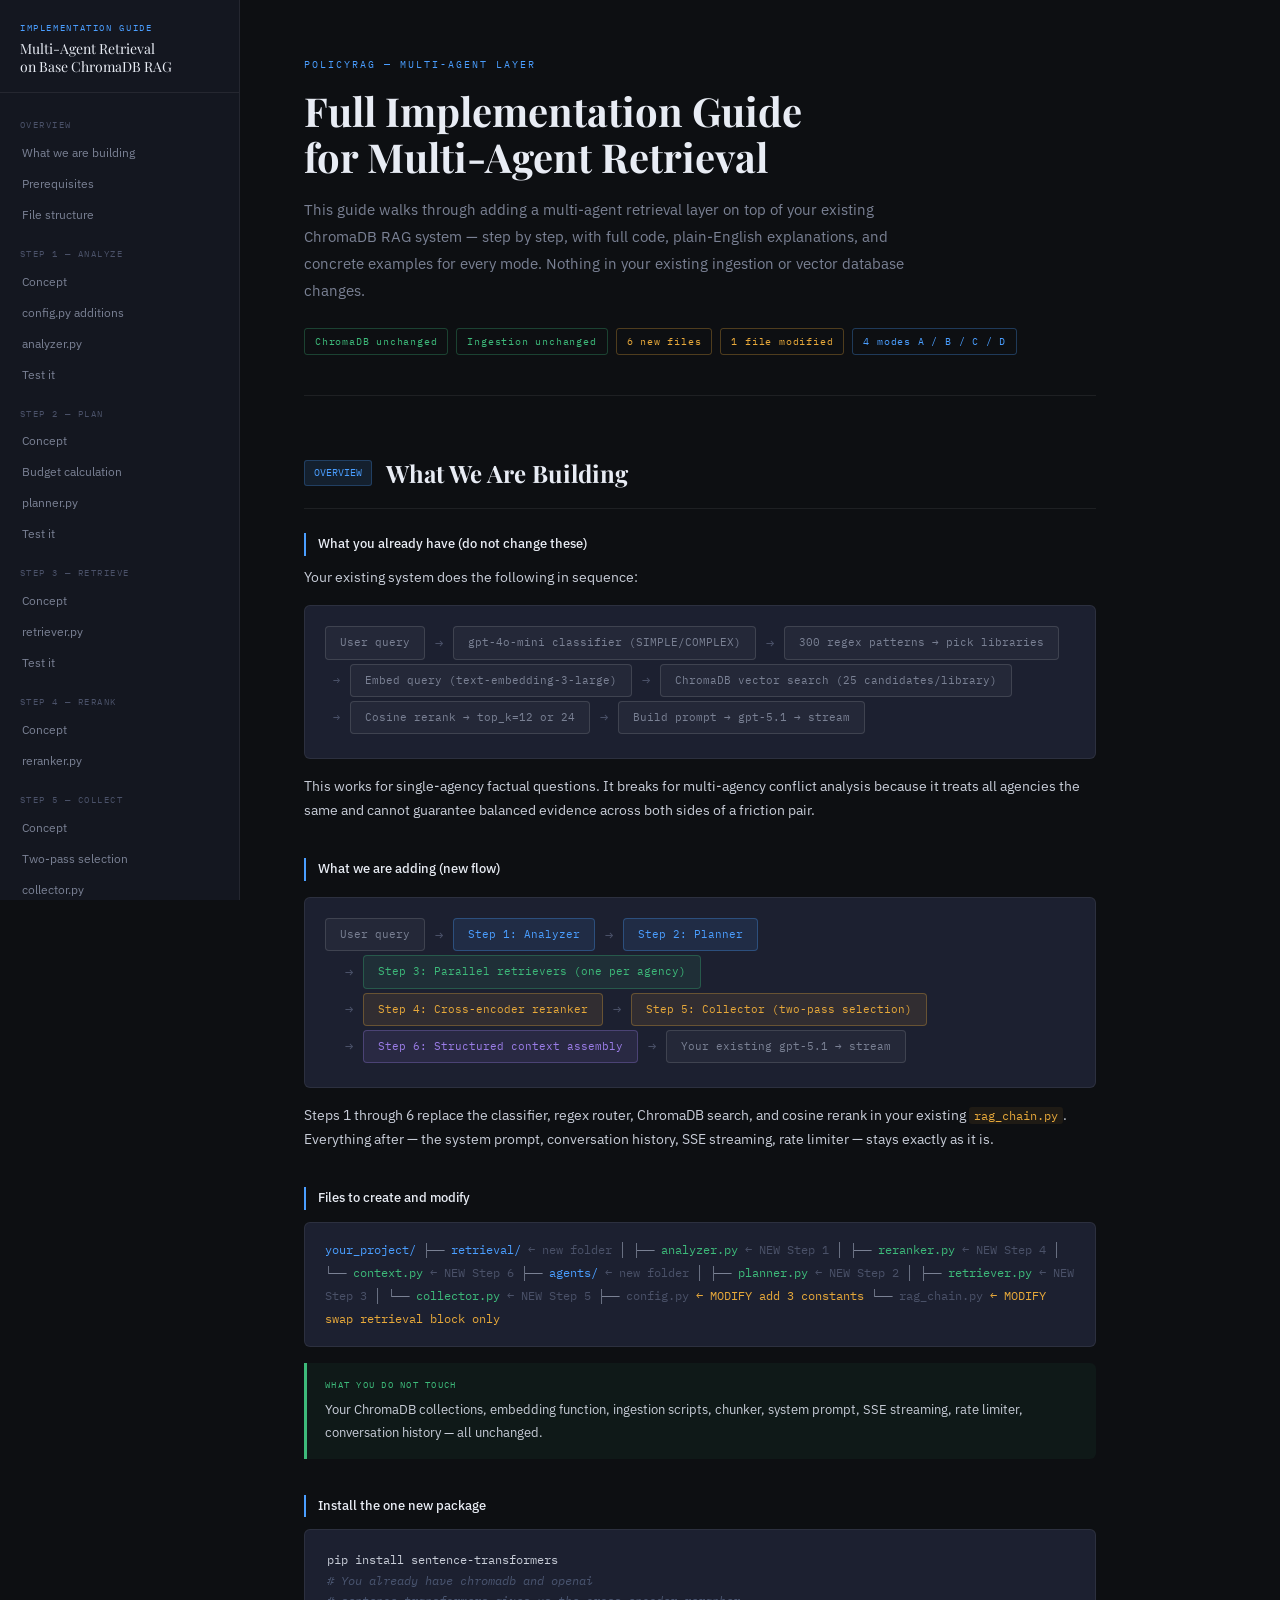
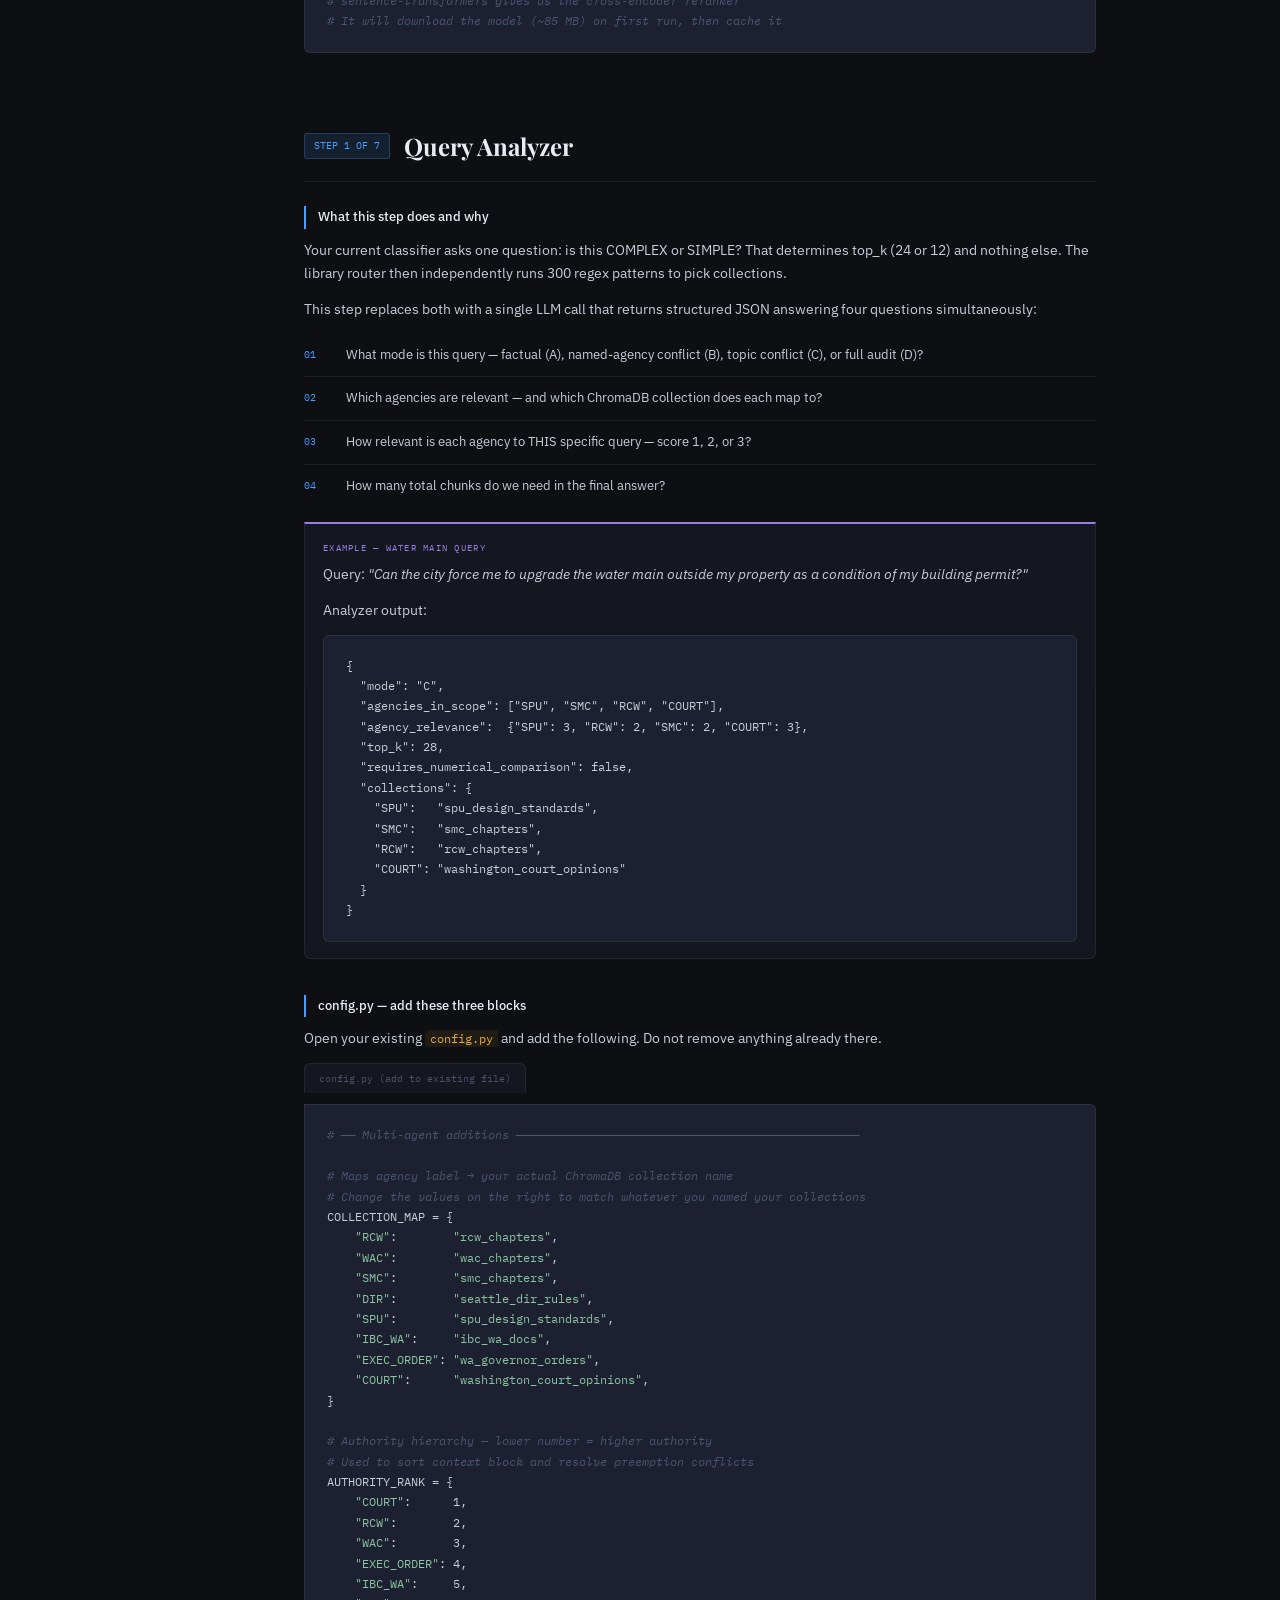
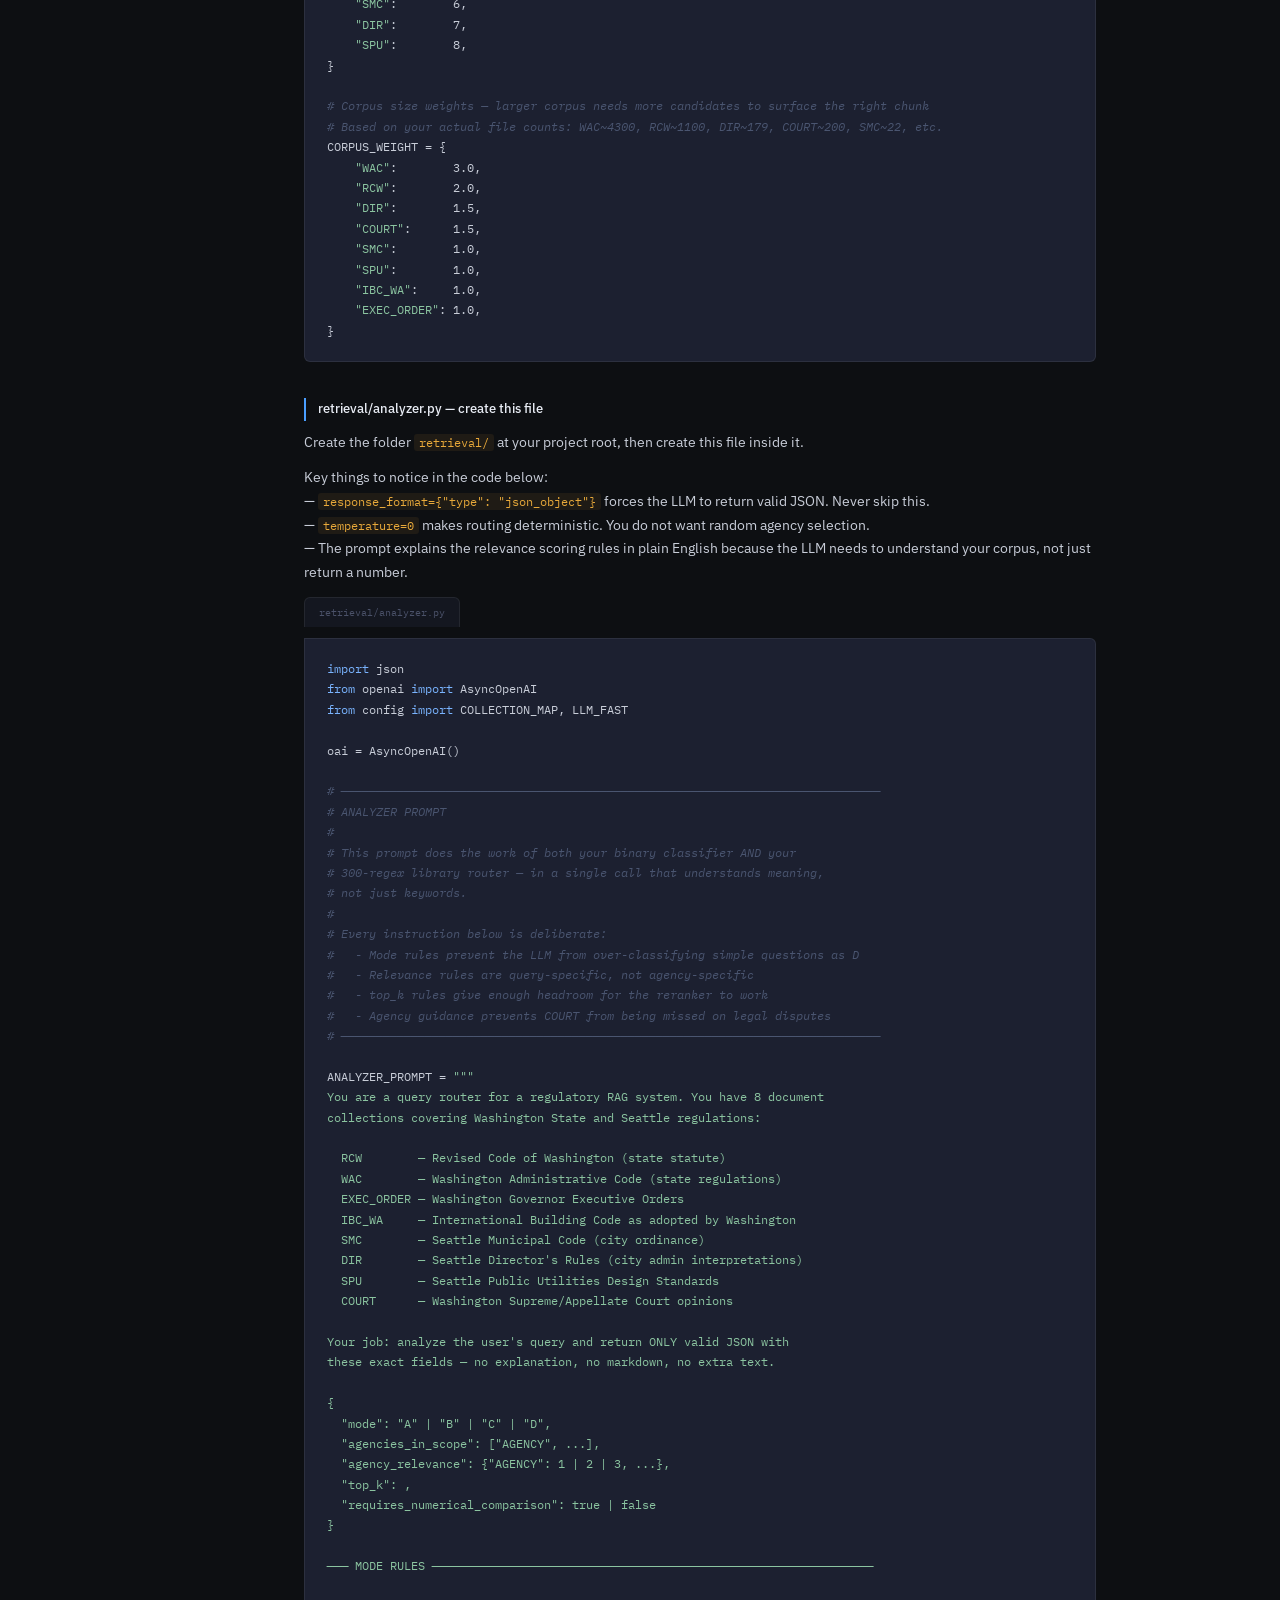
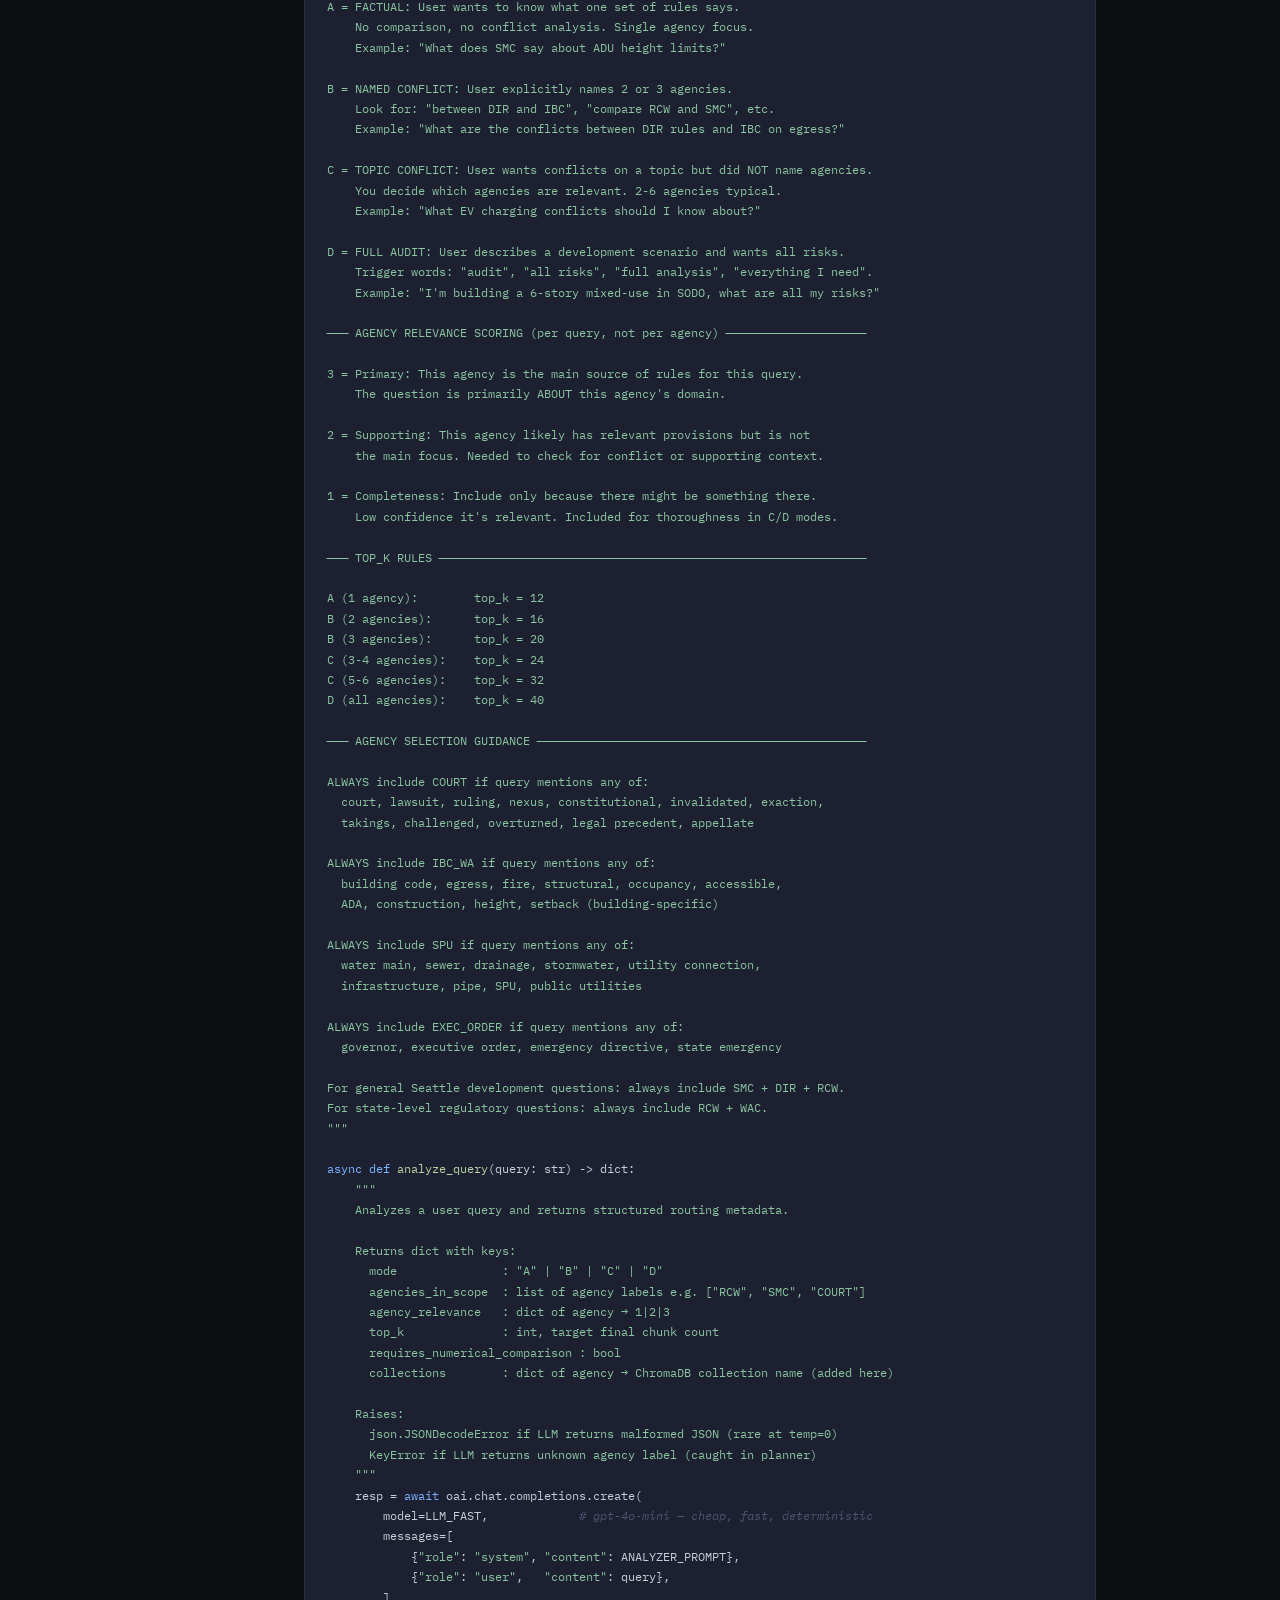
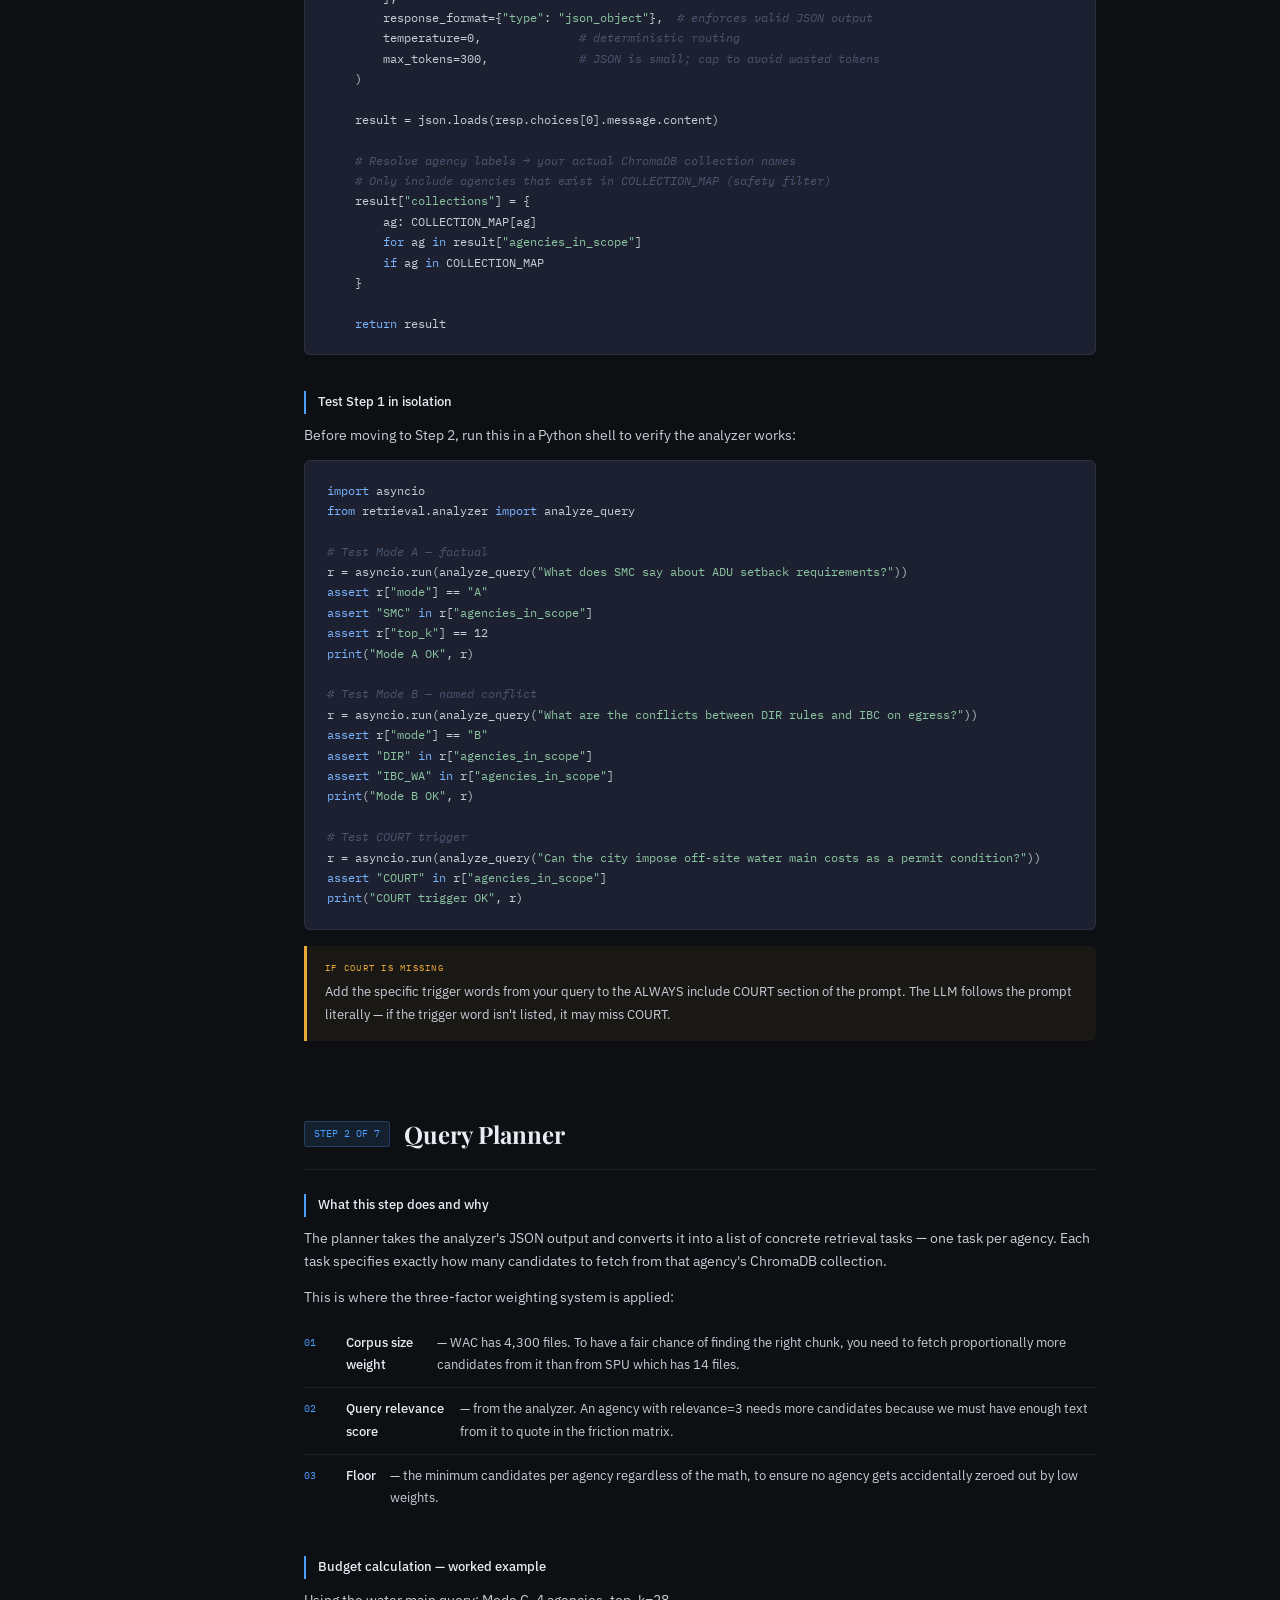
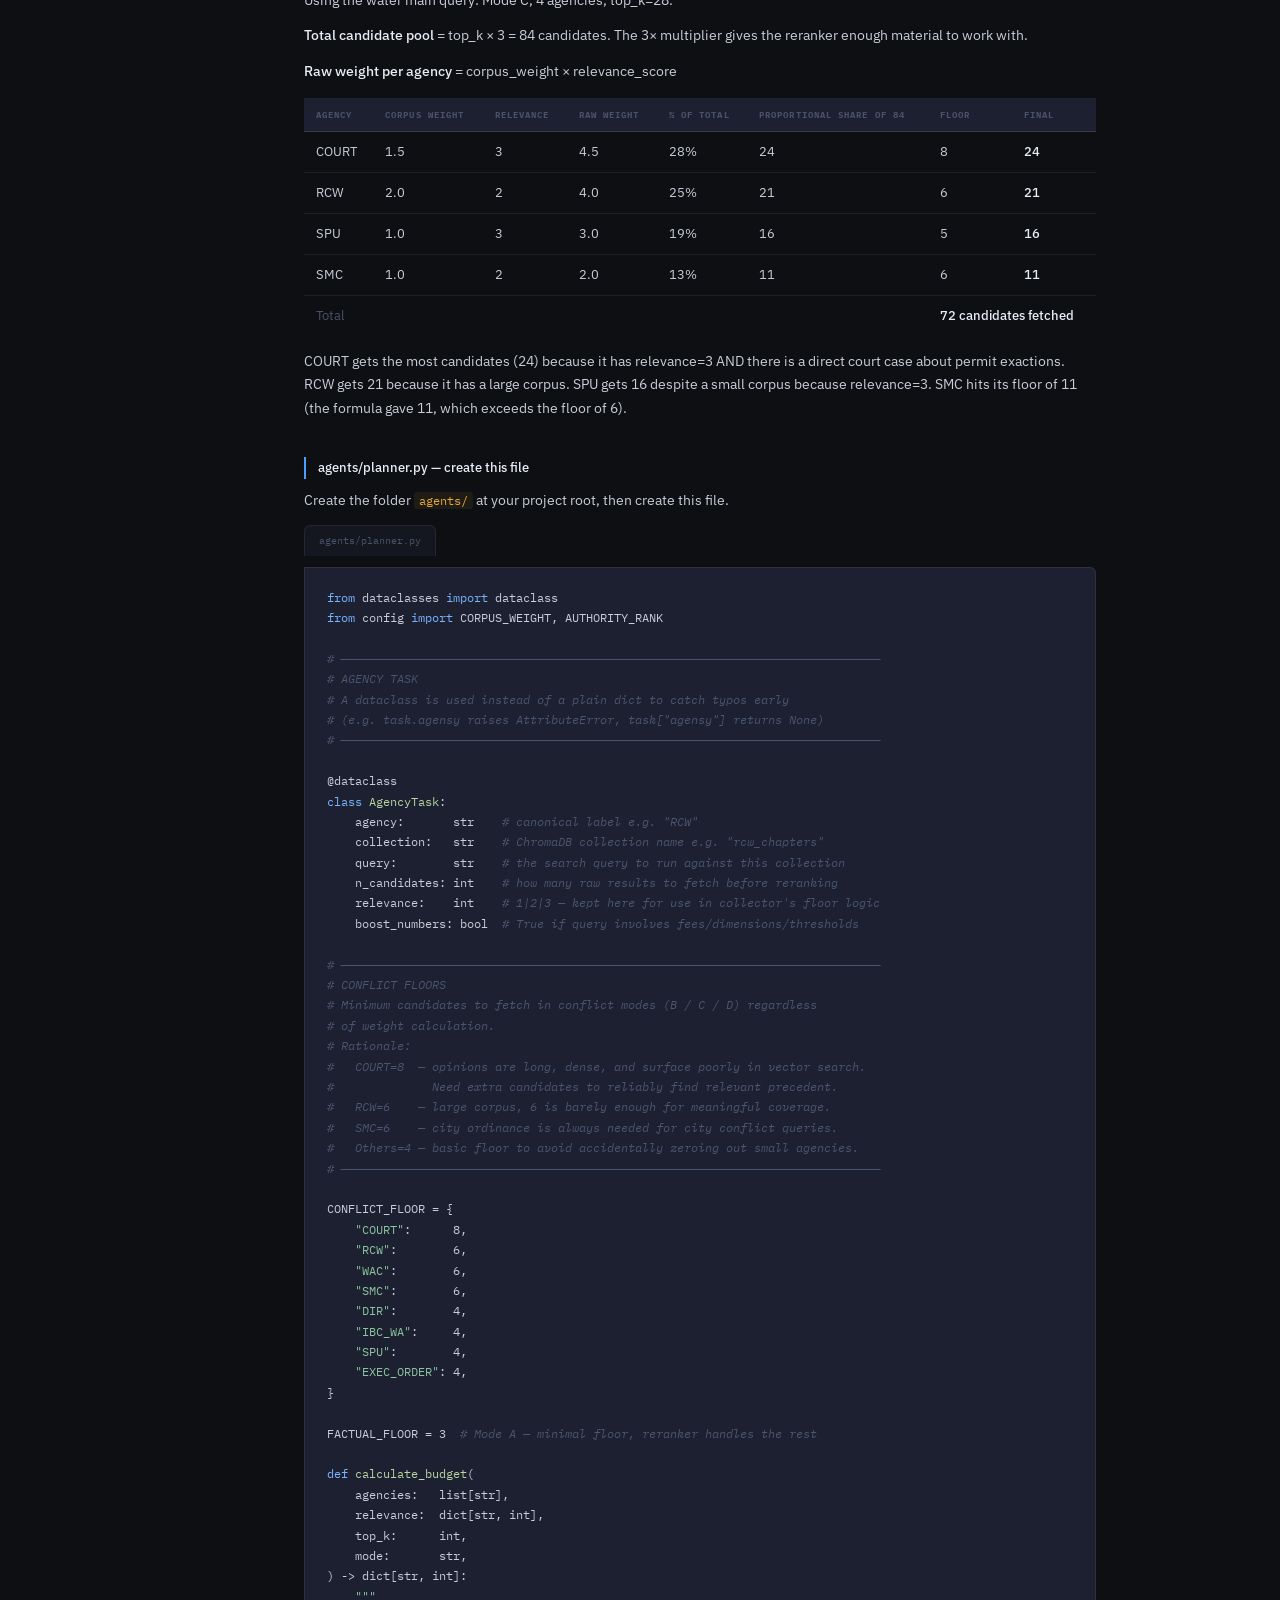
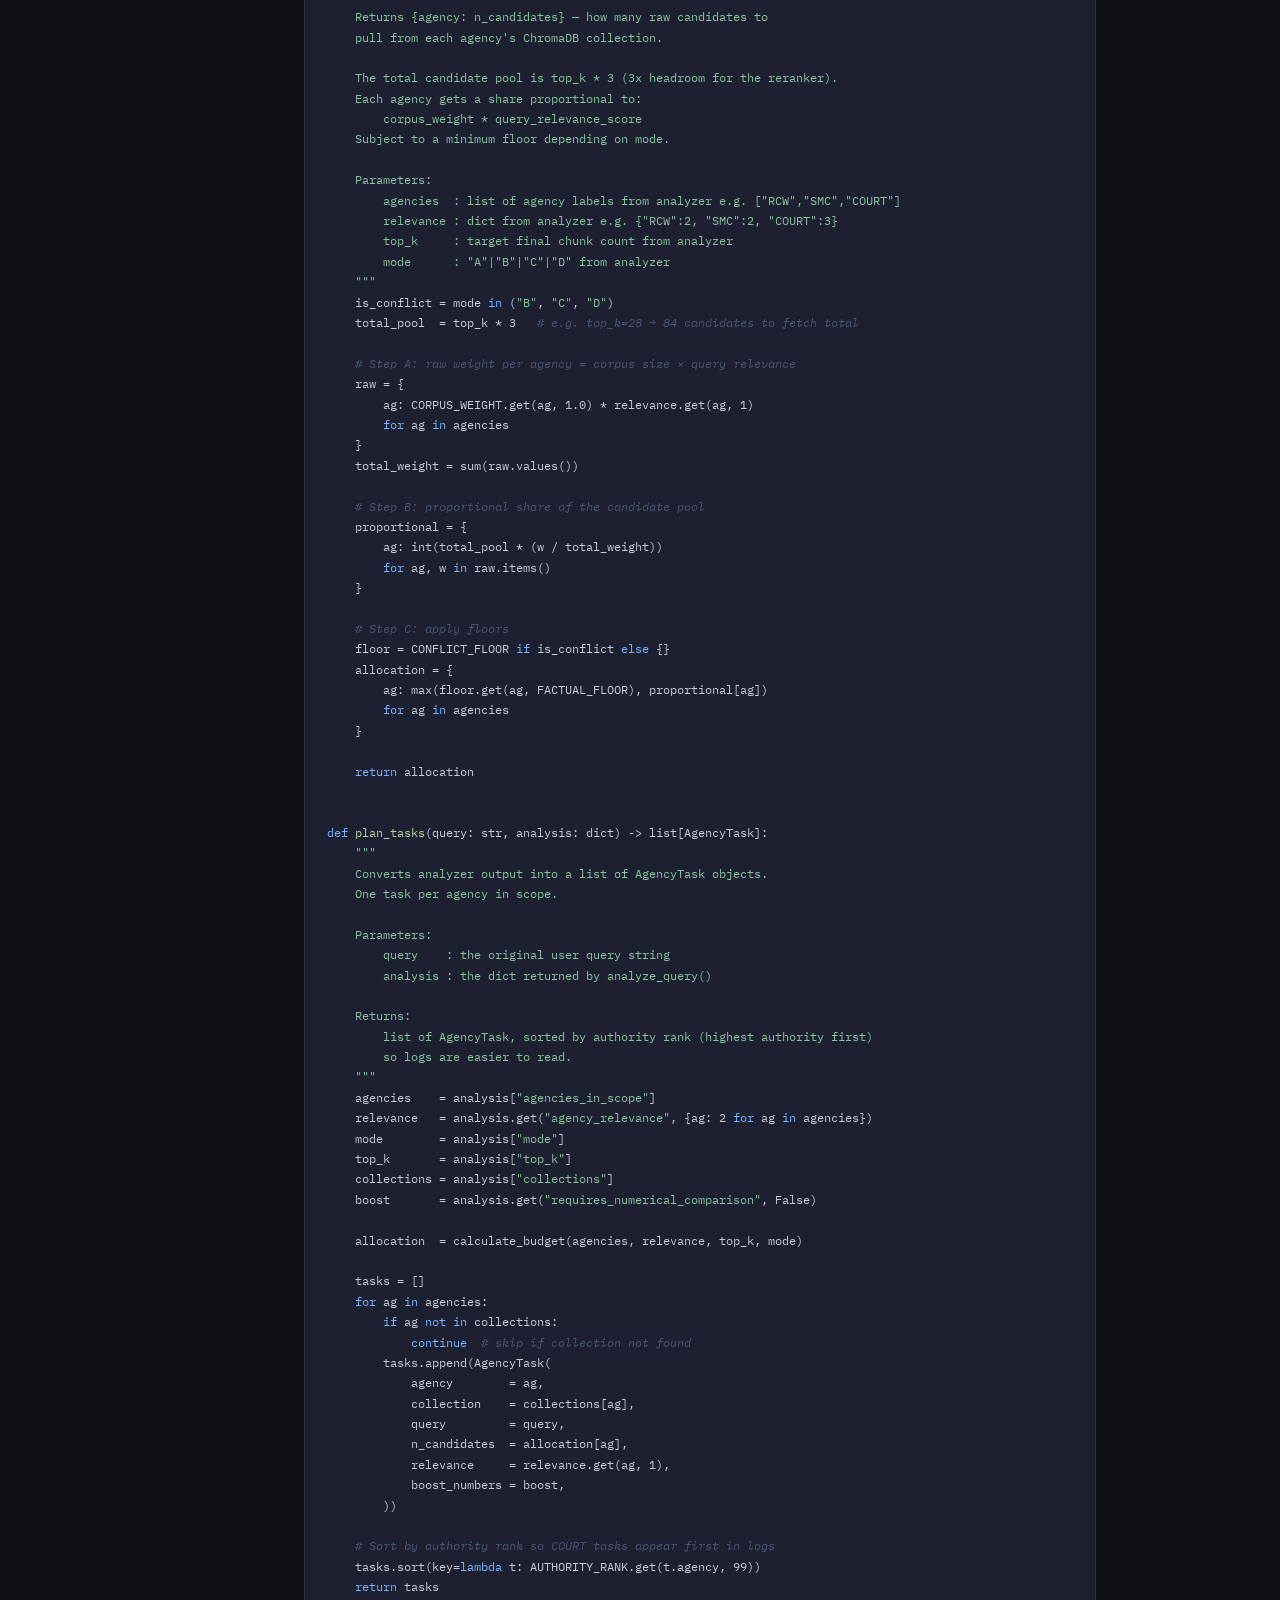
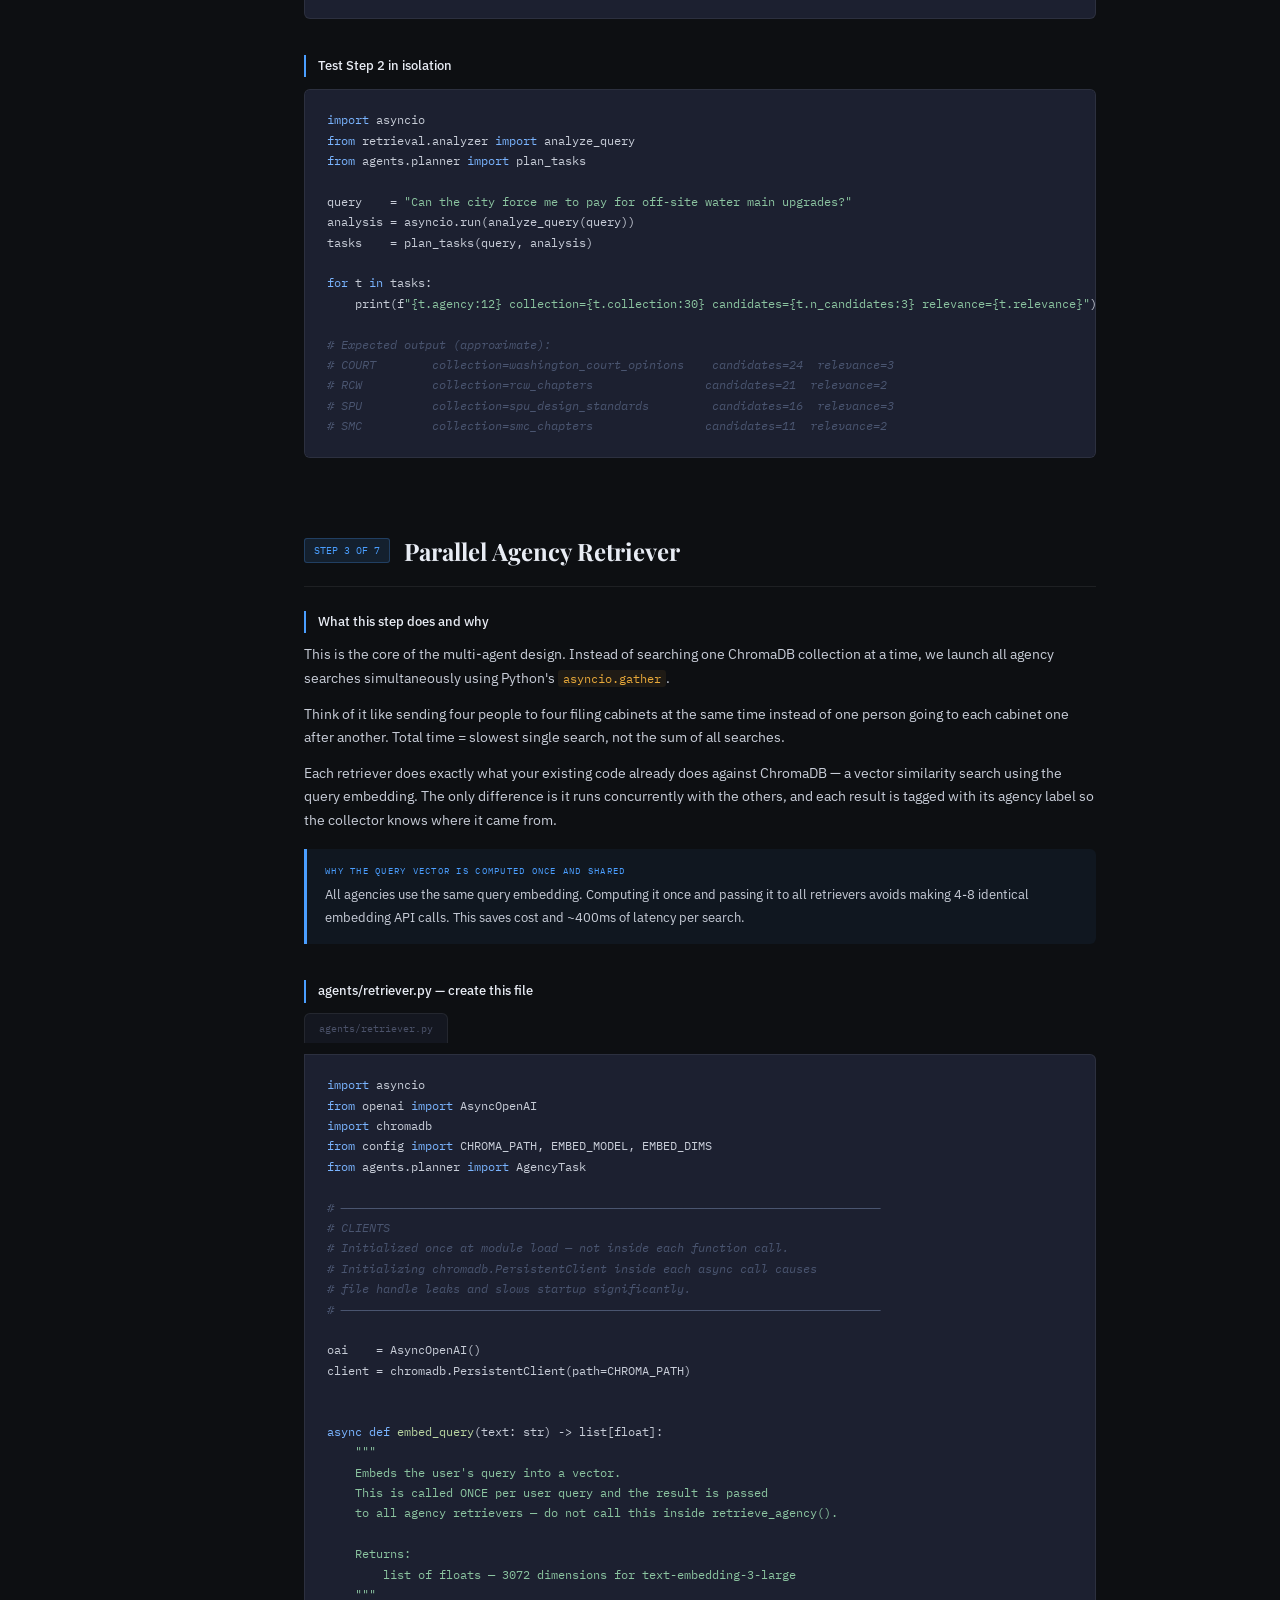
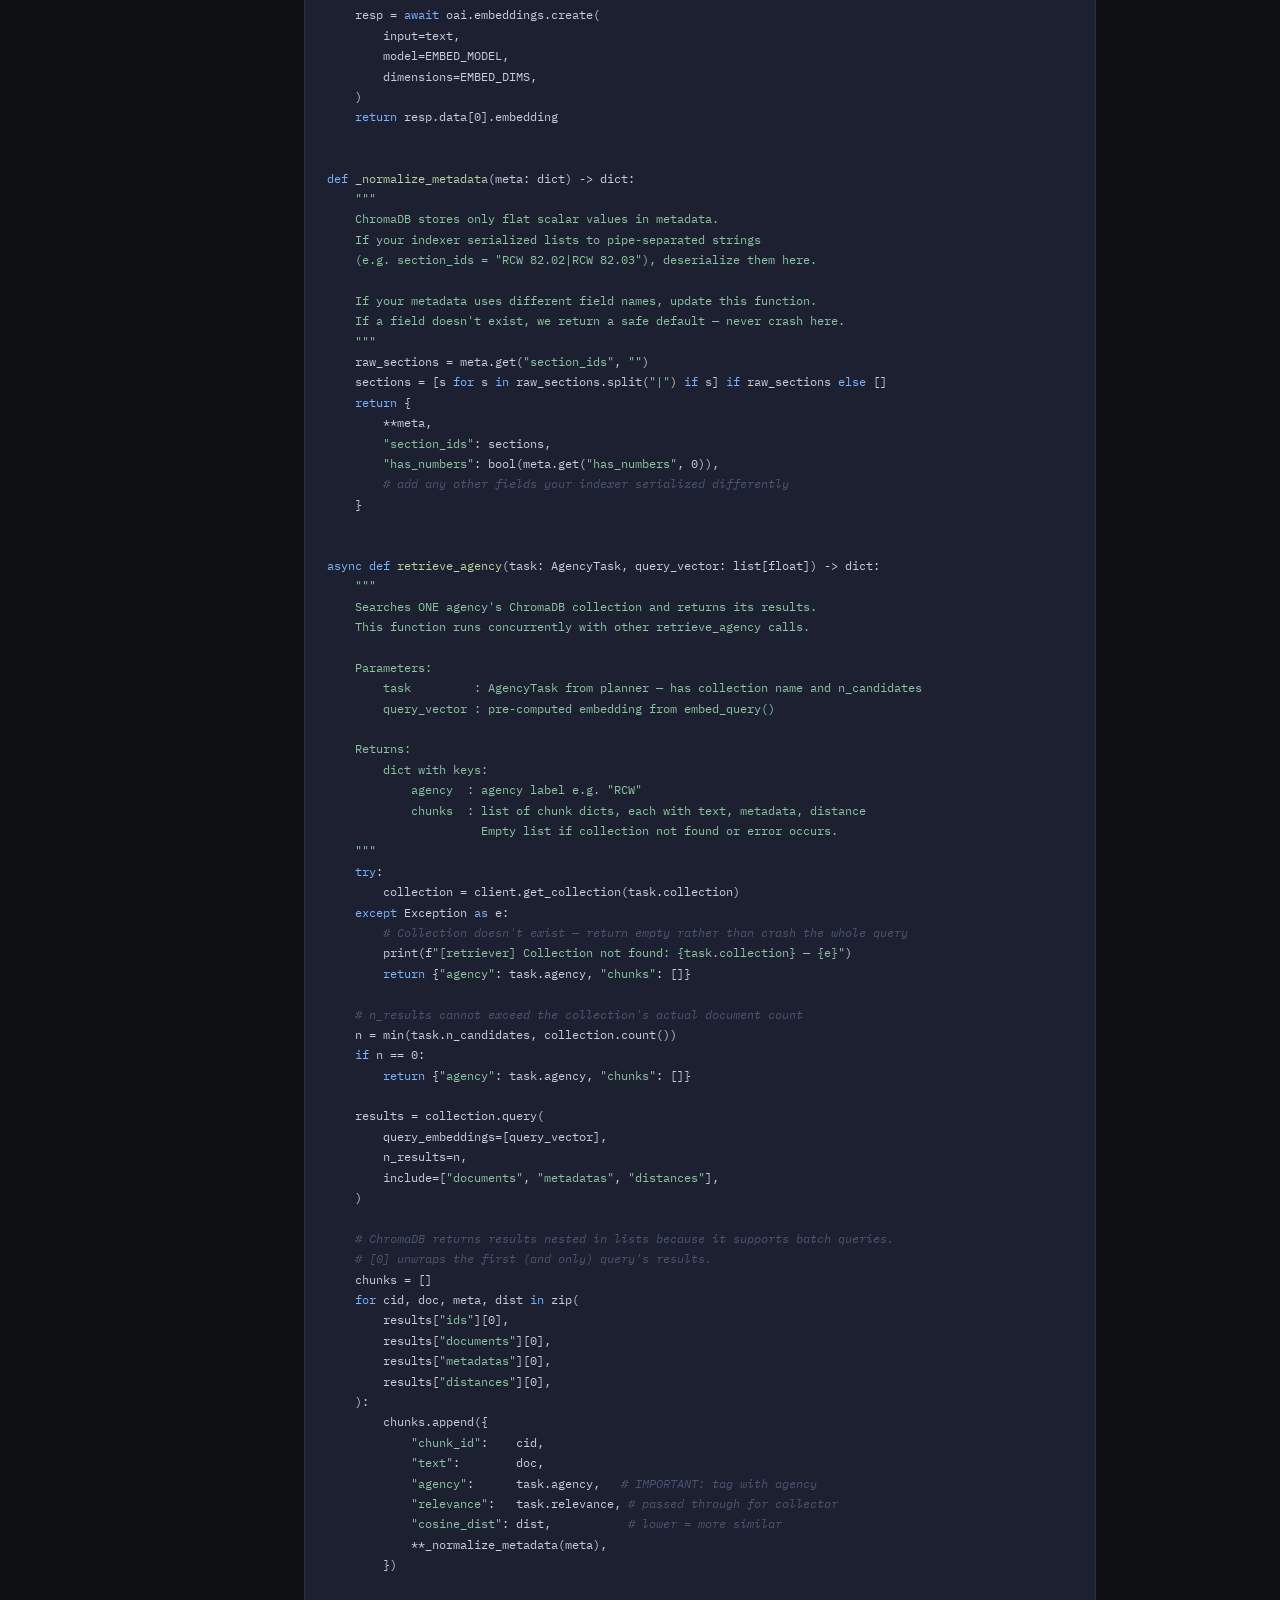
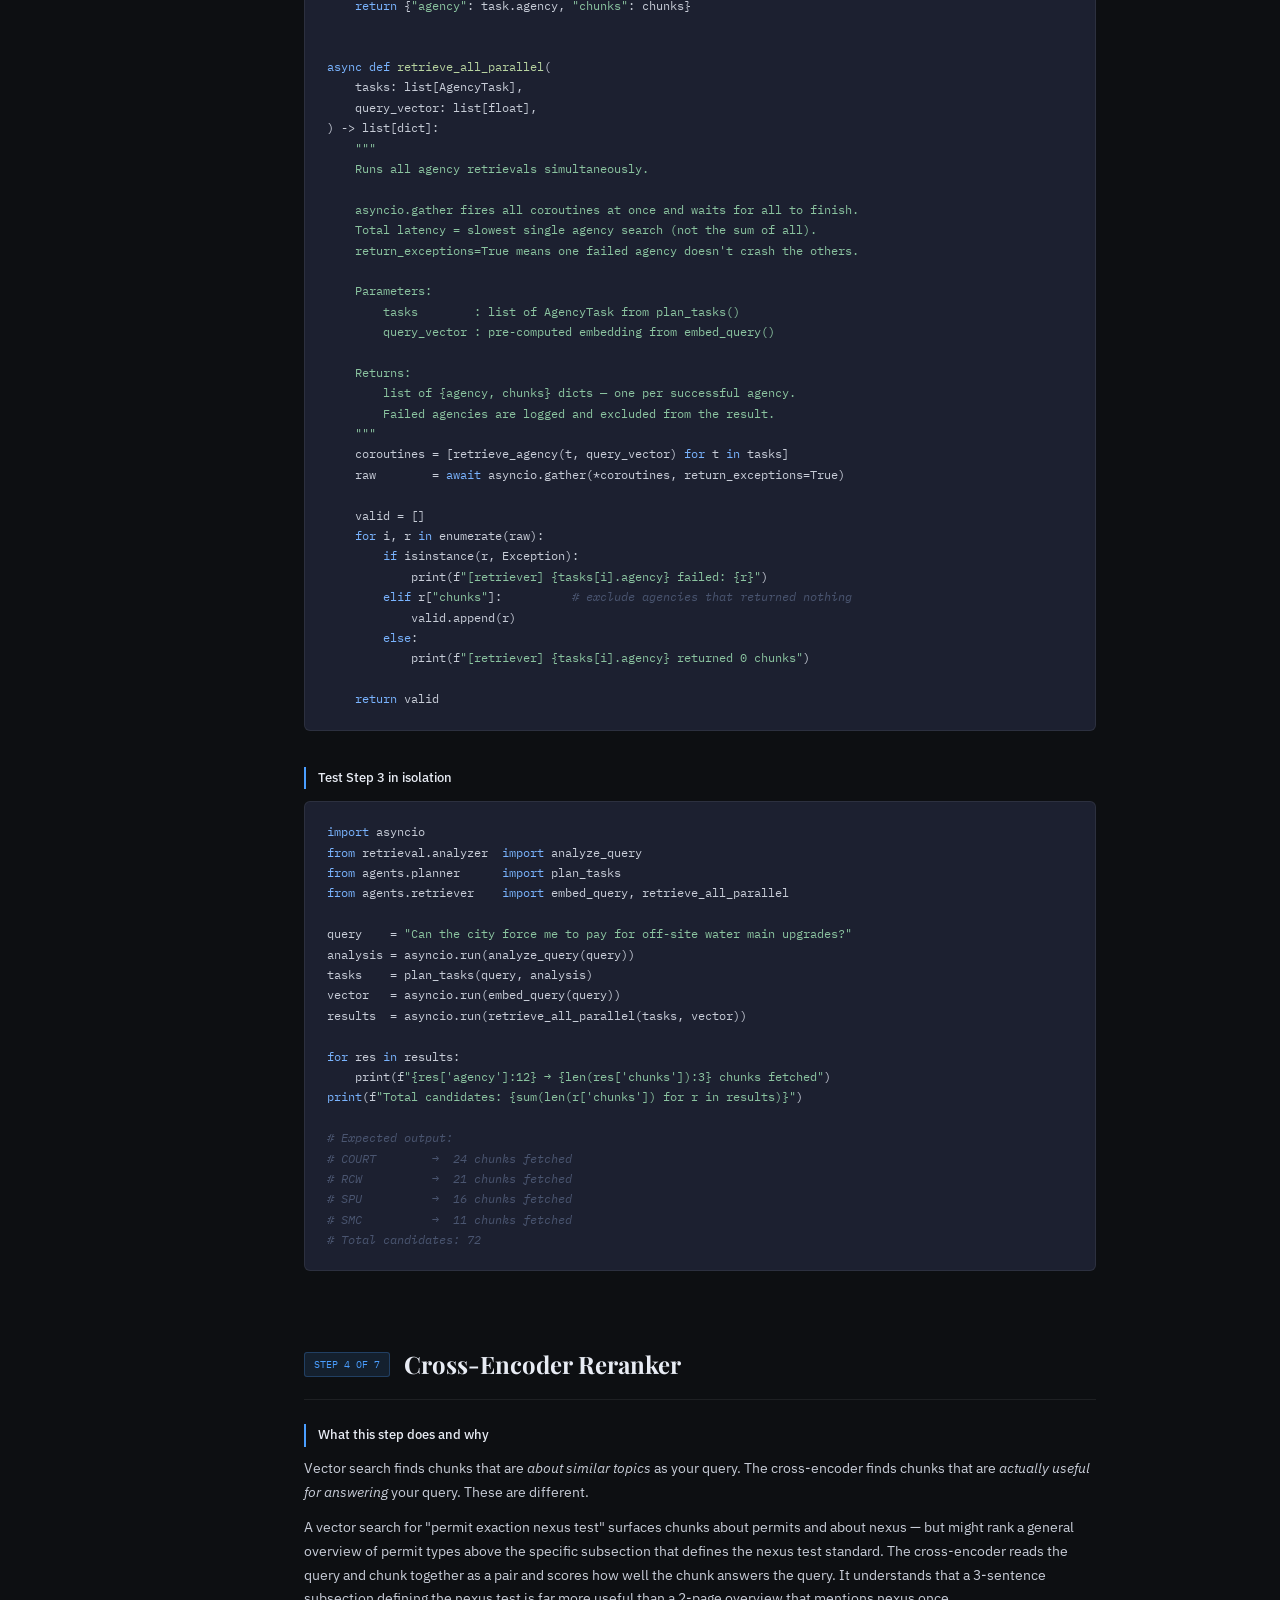
<file: multiagent_impl_guide_2.html>
<!DOCTYPE html>
<html lang="en">
<head>
<meta charset="UTF-8">
<meta name="viewport" content="width=device-width, initial-scale=1.0">
<title>PolicyRAG — Multi-Agent Retrieval Implementation Guide</title>
<style>
@import url('https://fonts.googleapis.com/css2?family=IBM+Plex+Mono:wght@300;400;500&family=IBM+Plex+Sans:wght@300;400;500&family=Playfair+Display:wght@400;600&display=swap');

:root {
  --bg:      #0d0f12;
  --bg2:     #141720;
  --bg3:     #1c2030;
  --border:  rgba(255,255,255,0.07);
  --border2: rgba(255,255,255,0.12);
  --text:    #c8cdd8;
  --text2:   #7a8194;
  --text3:   #4a5168;
  --head:    #e8ecf4;
  --accent:  #4a9eff;
  --green:   #3dba7a;
  --amber:   #e8a93a;
  --red:     #e85c5c;
  --purple:  #9b7de8;
  --mono:    'IBM Plex Mono', monospace;
  --sans:    'IBM Plex Sans', system-ui, sans-serif;
  --serif:   'Playfair Display', Georgia, serif;
}

* { box-sizing: border-box; margin: 0; padding: 0; }

html { scroll-behavior: smooth; }

body {
  font-family: var(--sans);
  background: var(--bg);
  color: var(--text);
  font-size: 14px;
  line-height: 1.75;
}

/* ── SIDEBAR ── */
#sidebar {
  position: fixed;
  top: 0; left: 0;
  width: 240px;
  height: 100vh;
  background: var(--bg2);
  border-right: 1px solid var(--border);
  overflow-y: auto;
  padding: 0 0 32px;
  z-index: 50;
}

.sb-brand {
  padding: 20px 20px 16px;
  border-bottom: 1px solid var(--border);
  margin-bottom: 8px;
}
.sb-brand-label {
  font-family: var(--mono);
  font-size: 9px;
  letter-spacing: 0.18em;
  text-transform: uppercase;
  color: var(--accent);
  margin-bottom: 4px;
}
.sb-brand-title {
  font-family: var(--serif);
  font-size: 14px;
  color: var(--head);
  line-height: 1.3;
}

.sb-section {
  padding: 16px 20px 4px;
  font-family: var(--mono);
  font-size: 9px;
  letter-spacing: 0.16em;
  text-transform: uppercase;
  color: var(--text3);
}

.sb-link {
  display: block;
  padding: 5px 20px;
  font-size: 12px;
  color: var(--text2);
  text-decoration: none;
  border-left: 2px solid transparent;
  transition: all 0.12s;
}
.sb-link:hover { color: var(--head); background: rgba(255,255,255,0.03); }
.sb-link.active { color: var(--accent); border-left-color: var(--accent); background: rgba(74,158,255,0.05); }

/* ── MAIN ── */
#main {
  margin-left: 240px;
  padding: 0 64px 96px;
  max-width: 920px;
}

/* ── HERO ── */
.hero {
  padding: 56px 0 40px;
  border-bottom: 1px solid var(--border);
  margin-bottom: 56px;
}
.hero-tag {
  font-family: var(--mono);
  font-size: 10px;
  letter-spacing: 0.2em;
  text-transform: uppercase;
  color: var(--accent);
  margin-bottom: 14px;
}
.hero-title {
  font-family: var(--serif);
  font-size: 40px;
  color: var(--head);
  line-height: 1.15;
  margin-bottom: 16px;
}
.hero-desc {
  font-size: 15px;
  color: var(--text2);
  max-width: 600px;
  line-height: 1.8;
  margin-bottom: 24px;
}
.hero-pills { display: flex; gap: 8px; flex-wrap: wrap; }
.pill {
  font-family: var(--mono);
  font-size: 10px;
  letter-spacing: 0.08em;
  padding: 4px 10px;
  border-radius: 3px;
  border: 1px solid var(--border2);
  color: var(--text2);
}
.pill-green  { border-color: rgba(61,186,122,0.3); color: var(--green); }
.pill-amber  { border-color: rgba(232,169,58,0.3); color: var(--amber); }
.pill-blue   { border-color: rgba(74,158,255,0.3); color: var(--accent); }

/* ── SECTIONS ── */
.section {
  margin-bottom: 72px;
  scroll-margin-top: 24px;
}

.section-header {
  display: flex;
  align-items: center;
  gap: 14px;
  margin-bottom: 24px;
  padding-bottom: 14px;
  border-bottom: 1px solid var(--border);
}
.step-badge {
  font-family: var(--mono);
  font-size: 10px;
  background: rgba(74,158,255,0.12);
  color: var(--accent);
  border: 1px solid rgba(74,158,255,0.25);
  padding: 3px 9px;
  border-radius: 3px;
  white-space: nowrap;
}
.section-title {
  font-family: var(--serif);
  font-size: 24px;
  color: var(--head);
}

/* ── SUBSECTIONS ── */
.sub {
  margin-bottom: 36px;
  scroll-margin-top: 24px;
}
.sub-title {
  font-size: 13px;
  font-weight: 500;
  color: var(--head);
  margin-bottom: 10px;
  padding-left: 12px;
  border-left: 2px solid var(--accent);
}
p { color: var(--text); margin-bottom: 12px; font-size: 13.5px; }
strong { color: var(--head); font-weight: 500; }

/* ── CODE ── */
pre {
  background: var(--bg3);
  border: 1px solid var(--border);
  border-radius: 6px;
  padding: 20px 22px;
  overflow-x: auto;
  font-family: var(--mono);
  font-size: 12px;
  line-height: 1.7;
  margin: 12px 0;
  position: relative;
}
.file-label {
  font-family: var(--mono);
  font-size: 10px;
  color: var(--text3);
  background: var(--bg2);
  border: 1px solid var(--border);
  border-bottom: none;
  padding: 6px 14px;
  border-radius: 6px 6px 0 0;
  display: inline-block;
  margin-bottom: -1px;
  position: relative;
  z-index: 1;
}
.file-label + pre { border-radius: 0 6px 6px 6px; }

code { font-family: var(--mono); font-size: 12px; color: var(--amber); background: rgba(232,169,58,0.08); padding: 1px 5px; border-radius: 3px; }
pre code { background: none; padding: 0; color: inherit; }

/* syntax */
.cm { color: #4a5570; font-style: italic; }
.ck { color: #7ab4ff; }
.cs { color: #8bc4a0; }
.cf { color: #b8d4a0; }
.cn { color: #e8a860; }
.cd { color: #c8a0e0; }

/* ── CALLOUTS ── */
.callout {
  border-left: 3px solid;
  padding: 14px 18px;
  margin: 16px 0;
  border-radius: 0 6px 6px 0;
  font-size: 13px;
}
.callout p { margin: 0; font-size: 13px; }
.callout-title {
  font-family: var(--mono);
  font-size: 9px;
  letter-spacing: 0.14em;
  text-transform: uppercase;
  margin-bottom: 6px;
}
.info  { border-color: var(--accent); background: rgba(74,158,255,0.06); }
.info  .callout-title { color: var(--accent); }
.warn  { border-color: var(--amber);  background: rgba(232,169,58,0.06); }
.warn  .callout-title { color: var(--amber); }
.ok    { border-color: var(--green);  background: rgba(61,186,122,0.06); }
.ok    .callout-title { color: var(--green); }
.crit  { border-color: var(--red);    background: rgba(232,92,92,0.06); }
.crit  .callout-title { color: var(--red); }

/* ── TABLES ── */
table { width: 100%; border-collapse: collapse; margin: 14px 0; font-size: 12.5px; }
th {
  font-family: var(--mono);
  font-size: 9px;
  letter-spacing: 0.12em;
  text-transform: uppercase;
  color: var(--text3);
  text-align: left;
  padding: 9px 12px;
  background: var(--bg3);
  border-bottom: 1px solid var(--border2);
}
td { padding: 9px 12px; border-bottom: 1px solid var(--border); color: var(--text); vertical-align: top; }
tr:last-child td { border-bottom: none; }
tr:hover td { background: rgba(255,255,255,0.02); }

/* ── FLOW DIAGRAM ── */
.flow {
  background: var(--bg3);
  border: 1px solid var(--border);
  border-radius: 6px;
  padding: 20px;
  margin: 16px 0;
  font-family: var(--mono);
  font-size: 12px;
}
.flow-row {
  display: flex;
  align-items: center;
  gap: 10px;
  margin-bottom: 4px;
}
.flow-box {
  padding: 6px 14px;
  border-radius: 4px;
  border: 1px solid;
  font-size: 11px;
  white-space: nowrap;
}
.fblue  { background: rgba(74,158,255,0.1); border-color: rgba(74,158,255,0.3); color: var(--accent); }
.fgreen { background: rgba(61,186,122,0.1); border-color: rgba(61,186,122,0.3); color: var(--green); }
.famber { background: rgba(232,169,58,0.1); border-color: rgba(232,169,58,0.3); color: var(--amber); }
.fpurp  { background: rgba(155,125,232,0.1); border-color: rgba(155,125,232,0.3); color: var(--purple); }
.fgray  { background: rgba(255,255,255,0.04); border-color: var(--border2); color: var(--text2); }
.farrow { color: var(--text3); font-size: 14px; }

/* ── NUMBERED STEPS ── */
.steps { list-style: none; counter-reset: steps; margin: 12px 0; }
.steps li {
  counter-increment: steps;
  display: flex;
  gap: 14px;
  padding: 10px 0;
  border-bottom: 1px solid var(--border);
  font-size: 13px;
  color: var(--text);
}
.steps li:last-child { border-bottom: none; }
.steps li::before {
  content: counter(steps, decimal-leading-zero);
  font-family: var(--mono);
  font-size: 10px;
  color: var(--accent);
  min-width: 28px;
  padding-top: 2px;
}

/* ── EXAMPLE BOX ── */
.example {
  background: var(--bg2);
  border: 1px solid var(--border);
  border-top: 2px solid var(--purple);
  border-radius: 0 0 6px 6px;
  padding: 16px 18px;
  margin: 14px 0;
  font-size: 13px;
}
.example-label {
  font-family: var(--mono);
  font-size: 9px;
  letter-spacing: 0.14em;
  text-transform: uppercase;
  color: var(--purple);
  margin-bottom: 8px;
}

/* ── FILE TREE ── */
.tree {
  font-family: var(--mono);
  font-size: 12px;
  line-height: 1.9;
  background: var(--bg3);
  border: 1px solid var(--border);
  border-radius: 6px;
  padding: 16px 20px;
  color: var(--text2);
  margin: 12px 0;
}
.tree .new { color: var(--green); }
.tree .exist { color: var(--text3); }
.tree .changed { color: var(--amber); }
.tree .dir { color: var(--accent); }

/* ── DIVIDER ── */
hr { border: none; border-top: 1px solid var(--border); margin: 32px 0; }

/* ── FOOTNOTE ── */
.footnote {
  font-family: var(--mono);
  font-size: 10px;
  color: var(--text3);
  border-top: 1px solid var(--border);
  margin-top: 56px;
  padding-top: 16px;
}
</style>
</head>
<body>

<nav id="sidebar">
  <div class="sb-brand">
    <div class="sb-brand-label">Implementation Guide</div>
    <div class="sb-brand-title">Multi-Agent Retrieval<br>on Base ChromaDB RAG</div>
  </div>

  <div class="sb-section">Overview</div>
  <a class="sb-link" href="#overview">What we are building</a>
  <a class="sb-link" href="#prereqs">Prerequisites</a>
  <a class="sb-link" href="#structure">File structure</a>

  <div class="sb-section">Step 1 — Analyze</div>
  <a class="sb-link" href="#s1-concept">Concept</a>
  <a class="sb-link" href="#s1-config">config.py additions</a>
  <a class="sb-link" href="#s1-code">analyzer.py</a>
  <a class="sb-link" href="#s1-test">Test it</a>

  <div class="sb-section">Step 2 — Plan</div>
  <a class="sb-link" href="#s2-concept">Concept</a>
  <a class="sb-link" href="#s2-budget">Budget calculation</a>
  <a class="sb-link" href="#s2-code">planner.py</a>
  <a class="sb-link" href="#s2-test">Test it</a>

  <div class="sb-section">Step 3 — Retrieve</div>
  <a class="sb-link" href="#s3-concept">Concept</a>
  <a class="sb-link" href="#s3-code">retriever.py</a>
  <a class="sb-link" href="#s3-test">Test it</a>

  <div class="sb-section">Step 4 — Rerank</div>
  <a class="sb-link" href="#s4-concept">Concept</a>
  <a class="sb-link" href="#s4-code">reranker.py</a>

  <div class="sb-section">Step 5 — Collect</div>
  <a class="sb-link" href="#s5-concept">Concept</a>
  <a class="sb-link" href="#s5-twopass">Two-pass selection</a>
  <a class="sb-link" href="#s5-code">collector.py</a>
  <a class="sb-link" href="#s5-test">Test it</a>

  <div class="sb-section">Step 6 — Context</div>
  <a class="sb-link" href="#s6-concept">Concept</a>
  <a class="sb-link" href="#s6-code">context.py</a>

  <div class="sb-section">Step 7 — Wire Up</div>
  <a class="sb-link" href="#s7-concept">Concept</a>
  <a class="sb-link" href="#s7-code">rag_chain.py changes</a>
  <a class="sb-link" href="#s7-end2end">End-to-end test</a>

  <div class="sb-section">Reference</div>
  <a class="sb-link" href="#modes-ref">All 4 modes worked</a>
  <a class="sb-link" href="#debug">Debugging checklist</a>
  <a class="sb-link" href="#deps">Dependencies</a>
</nav>

<main id="main">

<!-- ═══ HERO ═══ -->
<div class="hero">
  <div class="hero-tag">PolicyRAG — Multi-Agent Layer</div>
  <h1 class="hero-title">Full Implementation Guide<br>for Multi-Agent Retrieval</h1>
  <p class="hero-desc">
    This guide walks through adding a multi-agent retrieval layer on top of your
    existing ChromaDB RAG system — step by step, with full code, plain-English
    explanations, and concrete examples for every mode. Nothing in your existing
    ingestion or vector database changes.
  </p>
  <div class="hero-pills">
    <span class="pill pill-green">ChromaDB unchanged</span>
    <span class="pill pill-green">Ingestion unchanged</span>
    <span class="pill pill-amber">6 new files</span>
    <span class="pill pill-amber">1 file modified</span>
    <span class="pill pill-blue">4 modes A / B / C / D</span>
  </div>
</div>

<!-- ═══ OVERVIEW ═══ -->
<section class="section" id="overview">
  <div class="section-header">
    <span class="step-badge">OVERVIEW</span>
    <h2 class="section-title">What We Are Building</h2>
  </div>

  <div class="sub" id="prereqs">
    <div class="sub-title">What you already have (do not change these)</div>
    <p>Your existing system does the following in sequence:</p>
    <div class="flow">
      <div class="flow-row">
        <div class="flow-box fgray">User query</div>
        <span class="farrow">→</span>
        <div class="flow-box fgray">gpt-4o-mini classifier (SIMPLE/COMPLEX)</div>
        <span class="farrow">→</span>
        <div class="flow-box fgray">300 regex patterns → pick libraries</div>
      </div>
      <div class="flow-row">
        <span style="color:var(--text3);padding-left:8px">→</span>
        <div class="flow-box fgray">Embed query (text-embedding-3-large)</div>
        <span class="farrow">→</span>
        <div class="flow-box fgray">ChromaDB vector search (25 candidates/library)</div>
      </div>
      <div class="flow-row">
        <span style="color:var(--text3);padding-left:8px">→</span>
        <div class="flow-box fgray">Cosine rerank → top_k=12 or 24</div>
        <span class="farrow">→</span>
        <div class="flow-box fgray">Build prompt → gpt-5.1 → stream</div>
      </div>
    </div>
    <p>This works for single-agency factual questions. It breaks for multi-agency conflict analysis because it treats all agencies the same and cannot guarantee balanced evidence across both sides of a friction pair.</p>
  </div>

  <div class="sub">
    <div class="sub-title">What we are adding (new flow)</div>
    <div class="flow">
      <div class="flow-row">
        <div class="flow-box fgray">User query</div>
        <span class="farrow">→</span>
        <div class="flow-box fblue">Step 1: Analyzer</div>
        <span class="farrow">→</span>
        <div class="flow-box fblue">Step 2: Planner</div>
      </div>
      <div class="flow-row" style="padding-left:20px">
        <span class="farrow">→</span>
        <div class="flow-box fgreen">Step 3: Parallel retrievers (one per agency)</div>
      </div>
      <div class="flow-row" style="padding-left:20px">
        <span class="farrow">→</span>
        <div class="flow-box famber">Step 4: Cross-encoder reranker</div>
        <span class="farrow">→</span>
        <div class="flow-box famber">Step 5: Collector (two-pass selection)</div>
      </div>
      <div class="flow-row" style="padding-left:20px">
        <span class="farrow">→</span>
        <div class="flow-box fpurp">Step 6: Structured context assembly</div>
        <span class="farrow">→</span>
        <div class="flow-box fgray">Your existing gpt-5.1 → stream</div>
      </div>
    </div>
    <p>Steps 1 through 6 replace the classifier, regex router, ChromaDB search, and cosine rerank in your existing <code>rag_chain.py</code>. Everything after — the system prompt, conversation history, SSE streaming, rate limiter — stays exactly as it is.</p>
  </div>

  <div class="sub" id="structure">
    <div class="sub-title">Files to create and modify</div>
    <div class="tree">
<span class="dir">your_project/</span>
├── <span class="dir">retrieval/</span>               <span style="color:var(--text3)">← new folder</span>
│   ├── <span class="new">analyzer.py</span>          <span style="color:var(--text3)">← NEW  Step 1</span>
│   ├── <span class="new">reranker.py</span>          <span style="color:var(--text3)">← NEW  Step 4</span>
│   └── <span class="new">context.py</span>           <span style="color:var(--text3)">← NEW  Step 6</span>
├── <span class="dir">agents/</span>                  <span style="color:var(--text3)">← new folder</span>
│   ├── <span class="new">planner.py</span>           <span style="color:var(--text3)">← NEW  Step 2</span>
│   ├── <span class="new">retriever.py</span>         <span style="color:var(--text3)">← NEW  Step 3</span>
│   └── <span class="new">collector.py</span>         <span style="color:var(--text3)">← NEW  Step 5</span>
├── <span class="exist">config.py</span>                <span style="color:var(--amber)">← MODIFY  add 3 constants</span>
└── <span class="exist">rag_chain.py</span>             <span style="color:var(--amber)">← MODIFY  swap retrieval block only</span>
    </div>
    <div class="callout ok">
      <div class="callout-title">What you do NOT touch</div>
      <p>Your ChromaDB collections, embedding function, ingestion scripts, chunker, system prompt, SSE streaming, rate limiter, conversation history — all unchanged.</p>
    </div>
  </div>

  <div class="sub">
    <div class="sub-title">Install the one new package</div>
    <pre>pip install sentence-transformers
<span class="cm"># You already have chromadb and openai</span>
<span class="cm"># sentence-transformers gives us the cross-encoder reranker</span>
<span class="cm"># It will download the model (~85 MB) on first run, then cache it</span></pre>
  </div>
</section>

<!-- ═══ STEP 1 ═══ -->
<section class="section" id="s1">
  <div class="section-header">
    <span class="step-badge">STEP 1 OF 7</span>
    <h2 class="section-title">Query Analyzer</h2>
  </div>

  <div class="sub" id="s1-concept">
    <div class="sub-title">What this step does and why</div>
    <p>
      Your current classifier asks one question: is this COMPLEX or SIMPLE? That determines top_k (24 or 12) and nothing else. The library router then independently runs 300 regex patterns to pick collections.
    </p>
    <p>
      This step replaces both with a single LLM call that returns structured JSON answering four questions simultaneously:
    </p>
    <ol class="steps">
      <li>What mode is this query — factual (A), named-agency conflict (B), topic conflict (C), or full audit (D)?</li>
      <li>Which agencies are relevant — and which ChromaDB collection does each map to?</li>
      <li>How relevant is each agency to THIS specific query — score 1, 2, or 3?</li>
      <li>How many total chunks do we need in the final answer?</li>
    </ol>

    <div class="example">
      <div class="example-label">Example — water main query</div>
      <p>Query: <em>"Can the city force me to upgrade the water main outside my property as a condition of my building permit?"</em></p>
      <p>Analyzer output:</p>
      <pre style="margin:8px 0 0">{
  "mode": "C",
  "agencies_in_scope": ["SPU", "SMC", "RCW", "COURT"],
  "agency_relevance":  {"SPU": 3, "RCW": 2, "SMC": 2, "COURT": 3},
  "top_k": 28,
  "requires_numerical_comparison": false,
  "collections": {
    "SPU":   "spu_design_standards",
    "SMC":   "smc_chapters",
    "RCW":   "rcw_chapters",
    "COURT": "washington_court_opinions"
  }
}</pre>
    </div>
  </div>

  <div class="sub" id="s1-config">
    <div class="sub-title">config.py — add these three blocks</div>
    <p>Open your existing <code>config.py</code> and add the following. Do not remove anything already there.</p>

    <div class="file-label">config.py  (add to existing file)</div>
    <pre><span class="cm"># ── Multi-agent additions ─────────────────────────────────────────────────</span>

<span class="cm"># Maps agency label → your actual ChromaDB collection name</span>
<span class="cm"># Change the values on the right to match whatever you named your collections</span>
COLLECTION_MAP = {
    <span class="cs">"RCW"</span>:        <span class="cs">"rcw_chapters"</span>,
    <span class="cs">"WAC"</span>:        <span class="cs">"wac_chapters"</span>,
    <span class="cs">"SMC"</span>:        <span class="cs">"smc_chapters"</span>,
    <span class="cs">"DIR"</span>:        <span class="cs">"seattle_dir_rules"</span>,
    <span class="cs">"SPU"</span>:        <span class="cs">"spu_design_standards"</span>,
    <span class="cs">"IBC_WA"</span>:     <span class="cs">"ibc_wa_docs"</span>,
    <span class="cs">"EXEC_ORDER"</span>: <span class="cs">"wa_governor_orders"</span>,
    <span class="cs">"COURT"</span>:      <span class="cs">"washington_court_opinions"</span>,
}

<span class="cm"># Authority hierarchy — lower number = higher authority</span>
<span class="cm"># Used to sort context block and resolve preemption conflicts</span>
AUTHORITY_RANK = {
    <span class="cs">"COURT"</span>:      1,
    <span class="cs">"RCW"</span>:        2,
    <span class="cs">"WAC"</span>:        3,
    <span class="cs">"EXEC_ORDER"</span>: 4,
    <span class="cs">"IBC_WA"</span>:     5,
    <span class="cs">"SMC"</span>:        6,
    <span class="cs">"DIR"</span>:        7,
    <span class="cs">"SPU"</span>:        8,
}

<span class="cm"># Corpus size weights — larger corpus needs more candidates to surface the right chunk</span>
<span class="cm"># Based on your actual file counts: WAC~4300, RCW~1100, DIR~179, COURT~200, SMC~22, etc.</span>
CORPUS_WEIGHT = {
    <span class="cs">"WAC"</span>:        3.0,
    <span class="cs">"RCW"</span>:        2.0,
    <span class="cs">"DIR"</span>:        1.5,
    <span class="cs">"COURT"</span>:      1.5,
    <span class="cs">"SMC"</span>:        1.0,
    <span class="cs">"SPU"</span>:        1.0,
    <span class="cs">"IBC_WA"</span>:     1.0,
    <span class="cs">"EXEC_ORDER"</span>: 1.0,
}</pre>
  </div>

  <div class="sub" id="s1-code">
    <div class="sub-title">retrieval/analyzer.py — create this file</div>
    <p>Create the folder <code>retrieval/</code> at your project root, then create this file inside it.</p>
    <p>
      Key things to notice in the code below:
      <br>— <code>response_format={"type": "json_object"}</code> forces the LLM to return valid JSON. Never skip this.
      <br>— <code>temperature=0</code> makes routing deterministic. You do not want random agency selection.
      <br>— The prompt explains the relevance scoring rules in plain English because the LLM needs to understand your corpus, not just return a number.
    </p>

    <div class="file-label">retrieval/analyzer.py</div>
    <pre><span class="ck">import</span> json
<span class="ck">from</span> openai <span class="ck">import</span> AsyncOpenAI
<span class="ck">from</span> config <span class="ck">import</span> COLLECTION_MAP, LLM_FAST

oai = AsyncOpenAI()

<span class="cm"># ─────────────────────────────────────────────────────────────────────────────
# ANALYZER PROMPT
#
# This prompt does the work of both your binary classifier AND your
# 300-regex library router — in a single call that understands meaning,
# not just keywords.
#
# Every instruction below is deliberate:
#   - Mode rules prevent the LLM from over-classifying simple questions as D
#   - Relevance rules are query-specific, not agency-specific
#   - top_k rules give enough headroom for the reranker to work
#   - Agency guidance prevents COURT from being missed on legal disputes
# ─────────────────────────────────────────────────────────────────────────────</span>

ANALYZER_PROMPT = <span class="cs">"""
You are a query router for a regulatory RAG system. You have 8 document
collections covering Washington State and Seattle regulations:

  RCW        — Revised Code of Washington (state statute)
  WAC        — Washington Administrative Code (state regulations)
  EXEC_ORDER — Washington Governor Executive Orders
  IBC_WA     — International Building Code as adopted by Washington
  SMC        — Seattle Municipal Code (city ordinance)
  DIR        — Seattle Director's Rules (city admin interpretations)
  SPU        — Seattle Public Utilities Design Standards
  COURT      — Washington Supreme/Appellate Court opinions

Your job: analyze the user's query and return ONLY valid JSON with
these exact fields — no explanation, no markdown, no extra text.

{
  "mode": "A" | "B" | "C" | "D",
  "agencies_in_scope": ["AGENCY", ...],
  "agency_relevance": {"AGENCY": 1 | 2 | 3, ...},
  "top_k": <integer>,
  "requires_numerical_comparison": true | false
}

─── MODE RULES ───────────────────────────────────────────────────────────────

A = FACTUAL: User wants to know what one set of rules says.
    No comparison, no conflict analysis. Single agency focus.
    Example: "What does SMC say about ADU height limits?"

B = NAMED CONFLICT: User explicitly names 2 or 3 agencies.
    Look for: "between DIR and IBC", "compare RCW and SMC", etc.
    Example: "What are the conflicts between DIR rules and IBC on egress?"

C = TOPIC CONFLICT: User wants conflicts on a topic but did NOT name agencies.
    You decide which agencies are relevant. 2-6 agencies typical.
    Example: "What EV charging conflicts should I know about?"

D = FULL AUDIT: User describes a development scenario and wants all risks.
    Trigger words: "audit", "all risks", "full analysis", "everything I need".
    Example: "I'm building a 6-story mixed-use in SODO, what are all my risks?"

─── AGENCY RELEVANCE SCORING (per query, not per agency) ────────────────────

3 = Primary: This agency is the main source of rules for this query.
    The question is primarily ABOUT this agency's domain.

2 = Supporting: This agency likely has relevant provisions but is not
    the main focus. Needed to check for conflict or supporting context.

1 = Completeness: Include only because there might be something there.
    Low confidence it's relevant. Included for thoroughness in C/D modes.

─── TOP_K RULES ─────────────────────────────────────────────────────────────

A (1 agency):        top_k = 12
B (2 agencies):      top_k = 16
B (3 agencies):      top_k = 20
C (3-4 agencies):    top_k = 24
C (5-6 agencies):    top_k = 32
D (all agencies):    top_k = 40

─── AGENCY SELECTION GUIDANCE ───────────────────────────────────────────────

ALWAYS include COURT if query mentions any of:
  court, lawsuit, ruling, nexus, constitutional, invalidated, exaction,
  takings, challenged, overturned, legal precedent, appellate

ALWAYS include IBC_WA if query mentions any of:
  building code, egress, fire, structural, occupancy, accessible,
  ADA, construction, height, setback (building-specific)

ALWAYS include SPU if query mentions any of:
  water main, sewer, drainage, stormwater, utility connection,
  infrastructure, pipe, SPU, public utilities

ALWAYS include EXEC_ORDER if query mentions any of:
  governor, executive order, emergency directive, state emergency

For general Seattle development questions: always include SMC + DIR + RCW.
For state-level regulatory questions: always include RCW + WAC.
"""</span>

<span class="ck">async def</span> <span class="cf">analyze_query</span>(query: str) -> dict:
    <span class="cs">"""
    Analyzes a user query and returns structured routing metadata.

    Returns dict with keys:
      mode               : "A" | "B" | "C" | "D"
      agencies_in_scope  : list of agency labels e.g. ["RCW", "SMC", "COURT"]
      agency_relevance   : dict of agency → 1|2|3
      top_k              : int, target final chunk count
      requires_numerical_comparison : bool
      collections        : dict of agency → ChromaDB collection name (added here)

    Raises:
      json.JSONDecodeError if LLM returns malformed JSON (rare at temp=0)
      KeyError if LLM returns unknown agency label (caught in planner)
    """</span>
    resp = <span class="ck">await</span> oai.chat.completions.create(
        model=LLM_FAST,             <span class="cm"># gpt-4o-mini — cheap, fast, deterministic</span>
        messages=[
            {<span class="cs">"role"</span>: <span class="cs">"system"</span>, <span class="cs">"content"</span>: ANALYZER_PROMPT},
            {<span class="cs">"role"</span>: <span class="cs">"user"</span>,   <span class="cs">"content"</span>: query},
        ],
        response_format={<span class="cs">"type"</span>: <span class="cs">"json_object"</span>},  <span class="cm"># enforces valid JSON output</span>
        temperature=0,              <span class="cm"># deterministic routing</span>
        max_tokens=300,             <span class="cm"># JSON is small; cap to avoid wasted tokens</span>
    )

    result = json.loads(resp.choices[0].message.content)

    <span class="cm"># Resolve agency labels → your actual ChromaDB collection names</span>
    <span class="cm"># Only include agencies that exist in COLLECTION_MAP (safety filter)</span>
    result[<span class="cs">"collections"</span>] = {
        ag: COLLECTION_MAP[ag]
        <span class="ck">for</span> ag <span class="ck">in</span> result[<span class="cs">"agencies_in_scope"</span>]
        <span class="ck">if</span> ag <span class="ck">in</span> COLLECTION_MAP
    }

    <span class="ck">return</span> result</pre>

  </div>

  <div class="sub" id="s1-test">
    <div class="sub-title">Test Step 1 in isolation</div>
    <p>Before moving to Step 2, run this in a Python shell to verify the analyzer works:</p>
    <pre><span class="ck">import</span> asyncio
<span class="ck">from</span> retrieval.analyzer <span class="ck">import</span> analyze_query

<span class="cm"># Test Mode A — factual</span>
r = asyncio.run(analyze_query(<span class="cs">"What does SMC say about ADU setback requirements?"</span>))
<span class="ck">assert</span> r[<span class="cs">"mode"</span>] == <span class="cs">"A"</span>
<span class="ck">assert</span> <span class="cs">"SMC"</span> <span class="ck">in</span> r[<span class="cs">"agencies_in_scope"</span>]
<span class="ck">assert</span> r[<span class="cs">"top_k"</span>] == 12
<span class="ck">print</span>(<span class="cs">"Mode A OK"</span>, r)

<span class="cm"># Test Mode B — named conflict</span>
r = asyncio.run(analyze_query(<span class="cs">"What are the conflicts between DIR rules and IBC on egress?"</span>))
<span class="ck">assert</span> r[<span class="cs">"mode"</span>] == <span class="cs">"B"</span>
<span class="ck">assert</span> <span class="cs">"DIR"</span> <span class="ck">in</span> r[<span class="cs">"agencies_in_scope"</span>]
<span class="ck">assert</span> <span class="cs">"IBC_WA"</span> <span class="ck">in</span> r[<span class="cs">"agencies_in_scope"</span>]
<span class="ck">print</span>(<span class="cs">"Mode B OK"</span>, r)

<span class="cm"># Test COURT trigger</span>
r = asyncio.run(analyze_query(<span class="cs">"Can the city impose off-site water main costs as a permit condition?"</span>))
<span class="ck">assert</span> <span class="cs">"COURT"</span> <span class="ck">in</span> r[<span class="cs">"agencies_in_scope"</span>]
<span class="ck">print</span>(<span class="cs">"COURT trigger OK"</span>, r)</pre>

    <div class="callout warn">
      <div class="callout-title">If COURT is missing</div>
      <p>Add the specific trigger words from your query to the ALWAYS include COURT section of the prompt. The LLM follows the prompt literally — if the trigger word isn't listed, it may miss COURT.</p>
    </div>
  </div>
</section>

<!-- ═══ STEP 2 ═══ -->
<section class="section" id="s2">
  <div class="section-header">
    <span class="step-badge">STEP 2 OF 7</span>
    <h2 class="section-title">Query Planner</h2>
  </div>

  <div class="sub" id="s2-concept">
    <div class="sub-title">What this step does and why</div>
    <p>The planner takes the analyzer's JSON output and converts it into a list of concrete retrieval tasks — one task per agency. Each task specifies exactly how many candidates to fetch from that agency's ChromaDB collection.</p>
    <p>This is where the three-factor weighting system is applied:</p>
    <ol class="steps">
      <li><strong>Corpus size weight</strong> — WAC has 4,300 files. To have a fair chance of finding the right chunk, you need to fetch proportionally more candidates from it than from SPU which has 14 files.</li>
      <li><strong>Query relevance score</strong> — from the analyzer. An agency with relevance=3 needs more candidates because we must have enough text from it to quote in the friction matrix.</li>
      <li><strong>Floor</strong> — the minimum candidates per agency regardless of the math, to ensure no agency gets accidentally zeroed out by low weights.</li>
    </ol>
  </div>

  <div class="sub" id="s2-budget">
    <div class="sub-title">Budget calculation — worked example</div>
    <p>Using the water main query: Mode C, 4 agencies, top_k=28.</p>
    <p><strong>Total candidate pool</strong> = top_k × 3 = 84 candidates. The 3× multiplier gives the reranker enough material to work with.</p>
    <p><strong>Raw weight per agency</strong> = corpus_weight × relevance_score</p>
    <table>
      <thead><tr><th>Agency</th><th>Corpus weight</th><th>Relevance</th><th>Raw weight</th><th>% of total</th><th>Proportional share of 84</th><th>Floor</th><th>Final</th></tr></thead>
      <tbody>
        <tr><td>COURT</td><td>1.5</td><td>3</td><td>4.5</td><td>28%</td><td>24</td><td>8</td><td><strong>24</strong></td></tr>
        <tr><td>RCW</td><td>2.0</td><td>2</td><td>4.0</td><td>25%</td><td>21</td><td>6</td><td><strong>21</strong></td></tr>
        <tr><td>SPU</td><td>1.0</td><td>3</td><td>3.0</td><td>19%</td><td>16</td><td>5</td><td><strong>16</strong></td></tr>
        <tr><td>SMC</td><td>1.0</td><td>2</td><td>2.0</td><td>13%</td><td>11</td><td>6</td><td><strong>11</strong></td></tr>
        <tr><td colspan="6" style="color:var(--text3)">Total</td><td colspan="2"><strong>72 candidates fetched</strong></td></tr>
      </tbody>
    </table>
    <p>COURT gets the most candidates (24) because it has relevance=3 AND there is a direct court case about permit exactions. RCW gets 21 because it has a large corpus. SPU gets 16 despite a small corpus because relevance=3. SMC hits its floor of 11 (the formula gave 11, which exceeds the floor of 6).</p>
  </div>

  <div class="sub" id="s2-code">
    <div class="sub-title">agents/planner.py — create this file</div>
    <p>Create the folder <code>agents/</code> at your project root, then create this file.</p>

    <div class="file-label">agents/planner.py</div>
    <pre><span class="ck">from</span> dataclasses <span class="ck">import</span> dataclass
<span class="ck">from</span> config <span class="ck">import</span> CORPUS_WEIGHT, AUTHORITY_RANK

<span class="cm"># ─────────────────────────────────────────────────────────────────────────────
# AGENCY TASK
# A dataclass is used instead of a plain dict to catch typos early
# (e.g. task.agensy raises AttributeError, task["agensy"] returns None)
# ─────────────────────────────────────────────────────────────────────────────</span>

@dataclass
<span class="ck">class</span> <span class="cf">AgencyTask</span>:
    agency:       str    <span class="cm"># canonical label e.g. "RCW"</span>
    collection:   str    <span class="cm"># ChromaDB collection name e.g. "rcw_chapters"</span>
    query:        str    <span class="cm"># the search query to run against this collection</span>
    n_candidates: int    <span class="cm"># how many raw results to fetch before reranking</span>
    relevance:    int    <span class="cm"># 1|2|3 — kept here for use in collector's floor logic</span>
    boost_numbers: bool  <span class="cm"># True if query involves fees/dimensions/thresholds</span>

<span class="cm"># ─────────────────────────────────────────────────────────────────────────────
# CONFLICT FLOORS
# Minimum candidates to fetch in conflict modes (B / C / D) regardless
# of weight calculation.
# Rationale:
#   COURT=8  — opinions are long, dense, and surface poorly in vector search.
#              Need extra candidates to reliably find relevant precedent.
#   RCW=6    — large corpus, 6 is barely enough for meaningful coverage.
#   SMC=6    — city ordinance is always needed for city conflict queries.
#   Others=4 — basic floor to avoid accidentally zeroing out small agencies.
# ─────────────────────────────────────────────────────────────────────────────</span>

CONFLICT_FLOOR = {
    <span class="cs">"COURT"</span>:      8,
    <span class="cs">"RCW"</span>:        6,
    <span class="cs">"WAC"</span>:        6,
    <span class="cs">"SMC"</span>:        6,
    <span class="cs">"DIR"</span>:        4,
    <span class="cs">"IBC_WA"</span>:     4,
    <span class="cs">"SPU"</span>:        4,
    <span class="cs">"EXEC_ORDER"</span>: 4,
}

FACTUAL_FLOOR = 3  <span class="cm"># Mode A — minimal floor, reranker handles the rest</span>

<span class="ck">def</span> <span class="cf">calculate_budget</span>(
    agencies:   list[str],
    relevance:  dict[str, int],
    top_k:      int,
    mode:       str,
) -> dict[str, int]:
    <span class="cs">"""
    Returns {agency: n_candidates} — how many raw candidates to
    pull from each agency's ChromaDB collection.

    The total candidate pool is top_k * 3 (3x headroom for the reranker).
    Each agency gets a share proportional to:
        corpus_weight * query_relevance_score
    Subject to a minimum floor depending on mode.

    Parameters:
        agencies  : list of agency labels from analyzer e.g. ["RCW","SMC","COURT"]
        relevance : dict from analyzer e.g. {"RCW":2, "SMC":2, "COURT":3}
        top_k     : target final chunk count from analyzer
        mode      : "A"|"B"|"C"|"D" from analyzer
    """</span>
    is_conflict = mode <span class="ck">in</span> (<span class="cs">"B"</span>, <span class="cs">"C"</span>, <span class="cs">"D"</span>)
    total_pool  = top_k * 3   <span class="cm"># e.g. top_k=28 → 84 candidates to fetch total</span>

    <span class="cm"># Step A: raw weight per agency = corpus size × query relevance</span>
    raw = {
        ag: CORPUS_WEIGHT.get(ag, 1.0) * relevance.get(ag, 1)
        <span class="ck">for</span> ag <span class="ck">in</span> agencies
    }
    total_weight = sum(raw.values())

    <span class="cm"># Step B: proportional share of the candidate pool</span>
    proportional = {
        ag: int(total_pool * (w / total_weight))
        <span class="ck">for</span> ag, w <span class="ck">in</span> raw.items()
    }

    <span class="cm"># Step C: apply floors</span>
    floor = CONFLICT_FLOOR <span class="ck">if</span> is_conflict <span class="ck">else</span> {}
    allocation = {
        ag: max(floor.get(ag, FACTUAL_FLOOR), proportional[ag])
        <span class="ck">for</span> ag <span class="ck">in</span> agencies
    }

    <span class="ck">return</span> allocation


<span class="ck">def</span> <span class="cf">plan_tasks</span>(query: str, analysis: dict) -> list[AgencyTask]:
    <span class="cs">"""
    Converts analyzer output into a list of AgencyTask objects.
    One task per agency in scope.

    Parameters:
        query    : the original user query string
        analysis : the dict returned by analyze_query()

    Returns:
        list of AgencyTask, sorted by authority rank (highest authority first)
        so logs are easier to read.
    """</span>
    agencies    = analysis[<span class="cs">"agencies_in_scope"</span>]
    relevance   = analysis.get(<span class="cs">"agency_relevance"</span>, {ag: 2 <span class="ck">for</span> ag <span class="ck">in</span> agencies})
    mode        = analysis[<span class="cs">"mode"</span>]
    top_k       = analysis[<span class="cs">"top_k"</span>]
    collections = analysis[<span class="cs">"collections"</span>]
    boost       = analysis.get(<span class="cs">"requires_numerical_comparison"</span>, False)

    allocation  = calculate_budget(agencies, relevance, top_k, mode)

    tasks = []
    <span class="ck">for</span> ag <span class="ck">in</span> agencies:
        <span class="ck">if</span> ag <span class="ck">not in</span> collections:
            <span class="ck">continue</span>  <span class="cm"># skip if collection not found</span>
        tasks.append(AgencyTask(
            agency        = ag,
            collection    = collections[ag],
            query         = query,
            n_candidates  = allocation[ag],
            relevance     = relevance.get(ag, 1),
            boost_numbers = boost,
        ))

    <span class="cm"># Sort by authority rank so COURT tasks appear first in logs</span>
    tasks.sort(key=<span class="ck">lambda</span> t: AUTHORITY_RANK.get(t.agency, 99))
    <span class="ck">return</span> tasks</pre>
  </div>

  <div class="sub" id="s2-test">
    <div class="sub-title">Test Step 2 in isolation</div>
    <pre><span class="ck">import</span> asyncio
<span class="ck">from</span> retrieval.analyzer <span class="ck">import</span> analyze_query
<span class="ck">from</span> agents.planner <span class="ck">import</span> plan_tasks

query    = <span class="cs">"Can the city force me to pay for off-site water main upgrades?"</span>
analysis = asyncio.run(analyze_query(query))
tasks    = plan_tasks(query, analysis)

<span class="ck">for</span> t <span class="ck">in</span> tasks:
    print(f<span class="cs">"{t.agency:12} collection={t.collection:30} candidates={t.n_candidates:3} relevance={t.relevance}"</span>)

<span class="cm"># Expected output (approximate):
# COURT        collection=washington_court_opinions    candidates=24  relevance=3
# RCW          collection=rcw_chapters                candidates=21  relevance=2
# SPU          collection=spu_design_standards         candidates=16  relevance=3
# SMC          collection=smc_chapters                candidates=11  relevance=2</span></pre>
  </div>
</section>

<!-- ═══ STEP 3 ═══ -->
<section class="section" id="s3">
  <div class="section-header">
    <span class="step-badge">STEP 3 OF 7</span>
    <h2 class="section-title">Parallel Agency Retriever</h2>
  </div>

  <div class="sub" id="s3-concept">
    <div class="sub-title">What this step does and why</div>
    <p>This is the core of the multi-agent design. Instead of searching one ChromaDB collection at a time, we launch all agency searches simultaneously using Python's <code>asyncio.gather</code>.</p>
    <p>Think of it like sending four people to four filing cabinets at the same time instead of one person going to each cabinet one after another. Total time = slowest single search, not the sum of all searches.</p>
    <p>Each retriever does exactly what your existing code already does against ChromaDB — a vector similarity search using the query embedding. The only difference is it runs concurrently with the others, and each result is tagged with its agency label so the collector knows where it came from.</p>

    <div class="callout info">
      <div class="callout-title">Why the query vector is computed once and shared</div>
      <p>All agencies use the same query embedding. Computing it once and passing it to all retrievers avoids making 4-8 identical embedding API calls. This saves cost and ~400ms of latency per search.</p>
    </div>
  </div>

  <div class="sub" id="s3-code">
    <div class="sub-title">agents/retriever.py — create this file</div>

    <div class="file-label">agents/retriever.py</div>
    <pre><span class="ck">import</span> asyncio
<span class="ck">from</span> openai <span class="ck">import</span> AsyncOpenAI
<span class="ck">import</span> chromadb
<span class="ck">from</span> config <span class="ck">import</span> CHROMA_PATH, EMBED_MODEL, EMBED_DIMS
<span class="ck">from</span> agents.planner <span class="ck">import</span> AgencyTask

<span class="cm"># ─────────────────────────────────────────────────────────────────────────────
# CLIENTS
# Initialized once at module load — not inside each function call.
# Initializing chromadb.PersistentClient inside each async call causes
# file handle leaks and slows startup significantly.
# ─────────────────────────────────────────────────────────────────────────────</span>

oai    = AsyncOpenAI()
client = chromadb.PersistentClient(path=CHROMA_PATH)


<span class="ck">async def</span> <span class="cf">embed_query</span>(text: str) -> list[float]:
    <span class="cs">"""
    Embeds the user's query into a vector.
    This is called ONCE per user query and the result is passed
    to all agency retrievers — do not call this inside retrieve_agency().

    Returns:
        list of floats — 3072 dimensions for text-embedding-3-large
    """</span>
    resp = <span class="ck">await</span> oai.embeddings.create(
        input=text,
        model=EMBED_MODEL,
        dimensions=EMBED_DIMS,
    )
    <span class="ck">return</span> resp.data[0].embedding


<span class="ck">def</span> <span class="cf">_normalize_metadata</span>(meta: dict) -> dict:
    <span class="cs">"""
    ChromaDB stores only flat scalar values in metadata.
    If your indexer serialized lists to pipe-separated strings
    (e.g. section_ids = "RCW 82.02|RCW 82.03"), deserialize them here.

    If your metadata uses different field names, update this function.
    If a field doesn't exist, we return a safe default — never crash here.
    """</span>
    raw_sections = meta.get(<span class="cs">"section_ids"</span>, <span class="cs">""</span>)
    sections = [s <span class="ck">for</span> s <span class="ck">in</span> raw_sections.split(<span class="cs">"|"</span>) <span class="ck">if</span> s] <span class="ck">if</span> raw_sections <span class="ck">else</span> []
    <span class="ck">return</span> {
        **meta,
        <span class="cs">"section_ids"</span>: sections,
        <span class="cs">"has_numbers"</span>: bool(meta.get(<span class="cs">"has_numbers"</span>, 0)),
        <span class="cm"># add any other fields your indexer serialized differently</span>
    }


<span class="ck">async def</span> <span class="cf">retrieve_agency</span>(task: AgencyTask, query_vector: list[float]) -> dict:
    <span class="cs">"""
    Searches ONE agency's ChromaDB collection and returns its results.
    This function runs concurrently with other retrieve_agency calls.

    Parameters:
        task         : AgencyTask from planner — has collection name and n_candidates
        query_vector : pre-computed embedding from embed_query()

    Returns:
        dict with keys:
            agency  : agency label e.g. "RCW"
            chunks  : list of chunk dicts, each with text, metadata, distance
                      Empty list if collection not found or error occurs.
    """</span>
    <span class="ck">try</span>:
        collection = client.get_collection(task.collection)
    <span class="ck">except</span> Exception <span class="ck">as</span> e:
        <span class="cm"># Collection doesn't exist — return empty rather than crash the whole query</span>
        print(f<span class="cs">"[retriever] Collection not found: {task.collection} — {e}"</span>)
        <span class="ck">return</span> {<span class="cs">"agency"</span>: task.agency, <span class="cs">"chunks"</span>: []}

    <span class="cm"># n_results cannot exceed the collection's actual document count</span>
    n = min(task.n_candidates, collection.count())
    <span class="ck">if</span> n == 0:
        <span class="ck">return</span> {<span class="cs">"agency"</span>: task.agency, <span class="cs">"chunks"</span>: []}

    results = collection.query(
        query_embeddings=[query_vector],
        n_results=n,
        include=[<span class="cs">"documents"</span>, <span class="cs">"metadatas"</span>, <span class="cs">"distances"</span>],
    )

    <span class="cm"># ChromaDB returns results nested in lists because it supports batch queries.
    # [0] unwraps the first (and only) query's results.</span>
    chunks = []
    <span class="ck">for</span> cid, doc, meta, dist <span class="ck">in</span> zip(
        results[<span class="cs">"ids"</span>][0],
        results[<span class="cs">"documents"</span>][0],
        results[<span class="cs">"metadatas"</span>][0],
        results[<span class="cs">"distances"</span>][0],
    ):
        chunks.append({
            <span class="cs">"chunk_id"</span>:    cid,
            <span class="cs">"text"</span>:        doc,
            <span class="cs">"agency"</span>:      task.agency,   <span class="cm"># IMPORTANT: tag with agency</span>
            <span class="cs">"relevance"</span>:   task.relevance, <span class="cm"># passed through for collector</span>
            <span class="cs">"cosine_dist"</span>: dist,           <span class="cm"># lower = more similar</span>
            **_normalize_metadata(meta),
        })

    <span class="ck">return</span> {<span class="cs">"agency"</span>: task.agency, <span class="cs">"chunks"</span>: chunks}


<span class="ck">async def</span> <span class="cf">retrieve_all_parallel</span>(
    tasks: list[AgencyTask],
    query_vector: list[float],
) -> list[dict]:
    <span class="cs">"""
    Runs all agency retrievals simultaneously.

    asyncio.gather fires all coroutines at once and waits for all to finish.
    Total latency = slowest single agency search (not the sum of all).
    return_exceptions=True means one failed agency doesn't crash the others.

    Parameters:
        tasks        : list of AgencyTask from plan_tasks()
        query_vector : pre-computed embedding from embed_query()

    Returns:
        list of {agency, chunks} dicts — one per successful agency.
        Failed agencies are logged and excluded from the result.
    """</span>
    coroutines = [retrieve_agency(t, query_vector) <span class="ck">for</span> t <span class="ck">in</span> tasks]
    raw        = <span class="ck">await</span> asyncio.gather(*coroutines, return_exceptions=True)

    valid = []
    <span class="ck">for</span> i, r <span class="ck">in</span> enumerate(raw):
        <span class="ck">if</span> isinstance(r, Exception):
            print(f<span class="cs">"[retriever] {tasks[i].agency} failed: {r}"</span>)
        <span class="ck">elif</span> r[<span class="cs">"chunks"</span>]:          <span class="cm"># exclude agencies that returned nothing</span>
            valid.append(r)
        <span class="ck">else</span>:
            print(f<span class="cs">"[retriever] {tasks[i].agency} returned 0 chunks"</span>)

    <span class="ck">return</span> valid</pre>
  </div>

  <div class="sub" id="s3-test">
    <div class="sub-title">Test Step 3 in isolation</div>
    <pre><span class="ck">import</span> asyncio
<span class="ck">from</span> retrieval.analyzer  <span class="ck">import</span> analyze_query
<span class="ck">from</span> agents.planner      <span class="ck">import</span> plan_tasks
<span class="ck">from</span> agents.retriever    <span class="ck">import</span> embed_query, retrieve_all_parallel

query    = <span class="cs">"Can the city force me to pay for off-site water main upgrades?"</span>
analysis = asyncio.run(analyze_query(query))
tasks    = plan_tasks(query, analysis)
vector   = asyncio.run(embed_query(query))
results  = asyncio.run(retrieve_all_parallel(tasks, vector))

<span class="ck">for</span> res <span class="ck">in</span> results:
    print(f<span class="cs">"{res['agency']:12} → {len(res['chunks']):3} chunks fetched"</span>)
<span class="ck">print</span>(f<span class="cs">"Total candidates: {sum(len(r['chunks']) for r in results)}"</span>)

<span class="cm"># Expected output:
# COURT        →  24 chunks fetched
# RCW          →  21 chunks fetched
# SPU          →  16 chunks fetched
# SMC          →  11 chunks fetched
# Total candidates: 72</span></pre>
  </div>
</section>

<!-- ═══ STEP 4 ═══ -->
<section class="section" id="s4">
  <div class="section-header">
    <span class="step-badge">STEP 4 OF 7</span>
    <h2 class="section-title">Cross-Encoder Reranker</h2>
  </div>

  <div class="sub" id="s4-concept">
    <div class="sub-title">What this step does and why</div>
    <p>Vector search finds chunks that are <em>about similar topics</em> as your query. The cross-encoder finds chunks that are <em>actually useful for answering</em> your query. These are different.</p>
    <p>A vector search for "permit exaction nexus test" surfaces chunks about permits and about nexus — but might rank a general overview of permit types above the specific subsection that defines the nexus test standard. The cross-encoder reads the query and chunk together as a pair and scores how well the chunk answers the query. It understands that a 3-sentence subsection defining the nexus test is far more useful than a 2-page overview that mentions nexus once.</p>
    <p>It runs after all agency candidates are pooled together — so it compares SPU chunks against RCW chunks against COURT chunks on equal footing, using the same relevance scale.</p>
  </div>

  <div class="sub" id="s4-code">
    <div class="sub-title">retrieval/reranker.py — create this file</div>

    <div class="file-label">retrieval/reranker.py</div>
    <pre><span class="ck">from</span> sentence_transformers <span class="ck">import</span> CrossEncoder

<span class="cm"># ─────────────────────────────────────────────────────────────────────────────
# RERANKER MODEL
#
# cross-encoder/ms-marco-MiniLM-L-6-v2
#   — Downloads ~85 MB on first run, cached to ~/.cache/huggingface
#   — Outputs logit scores (can be negative) — higher = more relevant
#   — Runs entirely locally — no API call
#   — batch_size=32 is safe on CPU; increase if you have a GPU
#
# To upgrade later (better accuracy, more resources):
#   cross-encoder/ms-marco-MiniLM-L-12-v2  (~170 MB, ~2x slower, ~5% better)
# ─────────────────────────────────────────────────────────────────────────────</span>

<span class="ck">class</span> <span class="cf">LegalReranker</span>:

    <span class="ck">def</span> <span class="cf">__init__</span>(self):
        <span class="cm"># Load model once at startup — not per query</span>
        self.model = CrossEncoder(<span class="cs">"cross-encoder/ms-marco-MiniLM-L-6-v2"</span>)

    <span class="ck">def</span> <span class="cf">rerank</span>(
        self,
        query:      str,
        candidates: list[dict],
        top_k:      int,
    ) -> list[dict]:
        <span class="cs">"""
        Scores all (query, chunk) pairs with the cross-encoder,
        sorts by score descending, returns top_k.

        Parameters:
            query      : the original user query string
            candidates : flat list of chunk dicts from all agencies
            top_k      : how many to return after scoring

        Returns:
            list of chunk dicts sorted by rerank_score (best first),
            truncated to top_k. Each chunk gets a "rerank_score" field added.
        """</span>
        <span class="ck">if not</span> candidates:
            <span class="ck">return</span> []

        <span class="cm"># Build (query, chunk_text) pairs — the cross-encoder reads both together</span>
        pairs  = [(query, c[<span class="cs">"text"</span>]) <span class="ck">for</span> c <span class="ck">in</span> candidates]

        <span class="cm"># predict() returns a numpy array of scores, one per pair</span>
        scores = self.model.predict(pairs, batch_size=32)

        <span class="cm"># Attach score to each chunk and sort</span>
        ranked = sorted(
            zip(candidates, scores),
            key=<span class="ck">lambda</span> x: x[1],
            reverse=True,   <span class="cm"># higher score = more relevant</span>
        )

        result = []
        <span class="ck">for</span> chunk, score <span class="ck">in</span> ranked[:top_k * 2]:  <span class="cm"># keep 2× for collector's two-pass</span>
            chunk[<span class="cs">"rerank_score"</span>] = float(score)
            result.append(chunk)

        <span class="ck">return</span> result</pre>
  </div>
</section>

<!-- ═══ STEP 5 ═══ -->
<section class="section" id="s5">
  <div class="section-header">
    <span class="step-badge">STEP 5 OF 7</span>
    <h2 class="section-title">Evidence Collector</h2>
  </div>

  <div class="sub" id="s5-concept">
    <div class="sub-title">What this step does</div>
    <p>The collector receives the full reranked pool and selects the final top_k chunks that go into the context window. For Mode A this is trivial — just take the top N. For Modes B/C/D it requires the two-pass selection to guarantee balanced evidence across conflict pairs.</p>
  </div>

  <div class="sub" id="s5-twopass">
    <div class="sub-title">The two-pass selection explained</div>
    <p>The reranker's job is to find the globally best chunks. But "globally best" does not mean "best for building a friction matrix." A Mode C query about EV charging might produce this after pure reranking:</p>
    <table>
      <thead><tr><th>Rank</th><th>Agency</th><th>Score</th></tr></thead>
      <tbody>
        <tr><td>1–8</td><td>WAC</td><td>0.85–0.72</td></tr>
        <tr><td>9–16</td><td>WAC</td><td>0.71–0.60</td></tr>
        <tr><td>17–20</td><td>SMC</td><td>0.55–0.50</td></tr>
        <tr><td>21–28</td><td>WAC</td><td>0.49–0.40</td></tr>
      </tbody>
    </table>
    <p>WAC dominates because it has 4,300 files and many EV-related chunks. SMC and SPU appear at the bottom. But you cannot build a WAC×SMC friction pair with only 4 SMC chunks at rank 17-20. You need guaranteed representation.</p>
    <p><strong>Pass 1 — Reserve slots for guaranteed agencies</strong></p>
    <p>The floor depends on the analyzer's relevance score for this specific query. Relevance=3 agencies get 2 guaranteed slots. Relevance=2 get 1. Relevance=1 get 0. COURT always gets 2 in conflict modes regardless of relevance.</p>
    <p>The key: guaranteed slots take the <em>best-scoring chunks from that agency</em> — not random ones. So even the guaranteed COURT slots are the highest-quality COURT chunks from the reranked pool.</p>
    <p><strong>Pass 2 — Fill remaining slots with global best</strong></p>
    <p>After reserved slots are filled, the remaining spots go to the globally best reranked chunks not already selected. This is where WAC's strong performance shows up — it fills most of the remaining slots on merit.</p>
    <p><strong>Pair coverage check</strong></p>
    <p>Final sanity check: for every intended conflict pair (A × B), both agencies need at least 1 chunk in the final set. If not, force in the top-scoring chunk from the missing agency. This catches edge cases where an agency's chunks all scored below the floor threshold.</p>
  </div>

  <div class="sub" id="s5-code">
    <div class="sub-title">agents/collector.py — create this file</div>

    <div class="file-label">agents/collector.py</div>
    <pre><span class="ck">from</span> itertools <span class="ck">import</span> combinations
<span class="ck">from</span> retrieval.reranker <span class="ck">import</span> LegalReranker
<span class="ck">from</span> config <span class="ck">import</span> AUTHORITY_RANK

<span class="cm"># Single reranker instance — model loaded once at startup</span>
reranker = LegalReranker()


<span class="ck">def</span> <span class="cf">_get_guaranteed_slots</span>(agency: str, relevance: int, mode: str) -> int:
    <span class="cs">"""
    Returns the number of slots this agency is guaranteed in the final output.
    This is query-dependent (via relevance) not fixed per agency.

    Logic:
        COURT in conflict mode  → always 2 (binding precedent must appear)
        relevance 3             → 2 slots (primary agency, need enough to quote)
        relevance 2             → 1 slot (supporting, needs presence)
        relevance 1             → 0 slots (trust the reranker entirely)
        Mode A                  → 0 for all (pure reranker result)
    """</span>
    <span class="ck">if</span> mode == <span class="cs">"A"</span>:
        <span class="ck">return</span> 0
    <span class="ck">if</span> agency == <span class="cs">"COURT"</span>:
        <span class="ck">return</span> 2
    <span class="ck">if</span> relevance == 3:
        <span class="ck">return</span> 2
    <span class="ck">if</span> relevance == 2:
        <span class="ck">return</span> 1
    <span class="ck">return</span> 0  <span class="cm"># relevance == 1 — reranker decides</span>


<span class="ck">def</span> <span class="cf">collect_evidence</span>(
    agency_results:   list[dict],
    query:            str,
    top_k:            int,
    mode:             str,
    agency_relevance: dict[str, int],
) -> list[dict]:
    <span class="cs">"""
    Merges, deduplicates, reranks, and selects the final top_k chunks.

    Parameters:
        agency_results   : list of {agency, chunks} from retrieve_all_parallel()
        query            : original user query string
        top_k            : target final chunk count from analyzer
        mode             : "A"|"B"|"C"|"D" from analyzer
        agency_relevance : {agency: 1|2|3} from analyzer

    Returns:
        list of chunk dicts, length <= top_k, sorted by rerank_score descending.
        Each chunk guaranteed to have: chunk_id, text, agency, rerank_score.
    """</span>

    <span class="cm"># ── 1. FLATTEN AND DEDUPLICATE ────────────────────────────────────────────
    # Flatten all agency results into one list.
    # Deduplicate by chunk_id — same doc can appear in multiple collection
    # results if chunk boundaries overlap across ingestion runs.</span>
    seen, unique = set(), []
    <span class="ck">for</span> res <span class="ck">in</span> agency_results:
        <span class="ck">for</span> c <span class="ck">in</span> res[<span class="cs">"chunks"</span>]:
            <span class="ck">if</span> c[<span class="cs">"chunk_id"</span>] <span class="ck">not in</span> seen:
                seen.add(c[<span class="cs">"chunk_id"</span>])
                unique.append(c)

    <span class="ck">if not</span> unique:
        <span class="ck">return</span> []

    <span class="cm"># ── 2. GLOBAL CROSS-ENCODER RERANK ────────────────────────────────────────
    # Score all candidates against the query together.
    # top_k * 4 gives the collector enough material for two-pass selection.</span>
    ranked = reranker.rerank(query, unique, top_k=top_k * 4)

    <span class="cm"># Build per-agency sorted lists from the reranked pool</span>
    by_agency: dict[str, list] = {}
    <span class="ck">for</span> chunk <span class="ck">in</span> ranked:
        by_agency.setdefault(chunk[<span class="cs">"agency"</span>], []).append(chunk)
    <span class="cm"># by_agency[ag] is already sorted best-first because `ranked` is sorted</span>

    <span class="cm"># ── 3. MODE A FAST PATH ───────────────────────────────────────────────────</span>
    <span class="ck">if</span> mode == <span class="cs">"A"</span>:
        <span class="ck">return</span> ranked[:top_k]

    <span class="cm"># ── 4. TWO-PASS SELECTION (Modes B / C / D) ───────────────────────────────</span>

    agencies_present = {r[<span class="cs">"agency"</span>] <span class="ck">for</span> r <span class="ck">in</span> agency_results <span class="ck">if</span> r[<span class="cs">"chunks"</span>]}
    used_ids = set()
    guaranteed = []

    <span class="cm"># PASS 1: Reserve guaranteed slots per agency
    # Iterate in authority order (COURT first) so highest-authority
    # agencies get their pick before lower-authority ones.</span>
    sorted_agencies = sorted(
        agencies_present,
        key=<span class="ck">lambda</span> a: AUTHORITY_RANK.get(a, 99)
    )

    <span class="ck">for</span> ag <span class="ck">in</span> sorted_agencies:
        rel    = agency_relevance.get(ag, 1)
        slots  = _get_guaranteed_slots(ag, rel, mode)
        taken  = 0
        <span class="ck">for</span> chunk <span class="ck">in</span> by_agency.get(ag, []):
            <span class="ck">if</span> taken >= slots:
                <span class="ck">break</span>
            guaranteed.append(chunk)
            used_ids.add(chunk[<span class="cs">"chunk_id"</span>])
            taken += 1

    <span class="cm"># PASS 2: Fill remaining slots with globally best unreserved chunks</span>
    fill = []
    <span class="ck">for</span> chunk <span class="ck">in</span> ranked:
        <span class="ck">if</span> len(guaranteed) + len(fill) >= top_k:
            <span class="ck">break</span>
        <span class="ck">if</span> chunk[<span class="cs">"chunk_id"</span>] <span class="ck">not in</span> used_ids:
            fill.append(chunk)

    final = guaranteed + fill

    <span class="cm"># ── 5. PAIR COVERAGE CHECK ────────────────────────────────────────────────
    # For every intended conflict pair, both agencies need ≥1 chunk.
    # If an agency is missing entirely, force in its top-scoring chunk.
    # This catches edge cases — it should rarely fire if budget is set correctly.</span>
    <span class="ck">if</span> len(agencies_present) >= 2:
        final_agencies = {c[<span class="cs">"agency"</span>] <span class="ck">for</span> c <span class="ck">in</span> final}
        pairs = <span class="cn">list</span>(combinations(
            [a <span class="ck">for</span> a <span class="ck">in</span> agencies_present <span class="ck">if</span> a != <span class="cs">"COURT"</span>], 2
        ))
        <span class="ck">for</span> ag_a, ag_b <span class="ck">in</span> pairs:
            <span class="ck">for</span> missing <span class="ck">in</span> [ag_a, ag_b]:
                <span class="ck">if</span> missing <span class="ck">not in</span> final_agencies:
                    <span class="cm"># Force in top-scoring chunk from missing agency</span>
                    rescue = by_agency.get(missing, [])
                    <span class="ck">if</span> rescue:
                        final.append(rescue[0])
                        final_agencies.add(missing)
                        print(f<span class="cs">"[collector] Pair rescue: forced in {missing}"</span>)

    <span class="cm"># ── 6. FINAL SORT AND TRIM ────────────────────────────────────────────────
    # Re-sort by rerank_score so context block is ordered best-first.
    # Trim to top_k in case pair rescue added extra chunks.</span>
    final.sort(key=<span class="ck">lambda</span> c: c.get(<span class="cs">"rerank_score"</span>, 0), reverse=True)
    <span class="ck">return</span> final[:top_k]</pre>
  </div>

  <div class="sub" id="s5-test">
    <div class="sub-title">Test Step 5 — full pipeline to here</div>
    <pre><span class="ck">import</span> asyncio
<span class="ck">from</span> retrieval.analyzer  <span class="ck">import</span> analyze_query
<span class="ck">from</span> agents.planner      <span class="ck">import</span> plan_tasks
<span class="ck">from</span> agents.retriever    <span class="ck">import</span> embed_query, retrieve_all_parallel
<span class="ck">from</span> agents.collector    <span class="ck">import</span> collect_evidence
<span class="ck">from</span> collections         <span class="ck">import</span> Counter

<span class="ck">async def</span> <span class="cf">test</span>():
    query    = <span class="cs">"What are all the EV charging conflicts I need to know about for my apartment building?"</span>
    analysis = <span class="ck">await</span> analyze_query(query)
    tasks    = plan_tasks(query, analysis)
    vector   = <span class="ck">await</span> embed_query(query)
    results  = <span class="ck">await</span> retrieve_all_parallel(tasks, vector)
    final    = collect_evidence(
        results,
        query,
        analysis[<span class="cs">"top_k"</span>],
        analysis[<span class="cs">"mode"</span>],
        analysis[<span class="cs">"agency_relevance"</span>],
    )

    agency_counts = Counter(c[<span class="cs">"agency"</span>] <span class="ck">for</span> c <span class="ck">in</span> final)
    print(f<span class="cs">"Final {len(final)} chunks:"</span>)
    <span class="ck">for</span> ag, count <span class="ck">in</span> sorted(agency_counts.items()):
        print(f<span class="cs">"  {ag:12} {count} chunks"</span>)

    <span class="cm"># Verify no agency with relevance>=2 is completely absent</span>
    <span class="ck">for</span> ag, rel <span class="ck">in</span> analysis[<span class="cs">"agency_relevance"</span>].items():
        <span class="ck">if</span> rel >= 2 <span class="ck">and</span> ag <span class="ck">not in</span> agency_counts:
            print(f<span class="cs">"WARNING: {ag} (relevance={rel}) has 0 chunks in final set"</span>)

asyncio.run(test())</pre>
  </div>
</section>

<!-- ═══ STEP 6 ═══ -->
<section class="section" id="s6">
  <div class="section-header">
    <span class="step-badge">STEP 6 OF 7</span>
    <h2 class="section-title">Structured Context Assembly</h2>
  </div>

  <div class="sub" id="s6-concept">
    <div class="sub-title">What this step does and why</div>
    <p>Your current system dumps all retrieved chunks sequentially into the prompt with no structure. When you have chunks from 4-8 agencies, the LLM has to infer which chunk belongs to which agency — and frequently attributes citations incorrectly.</p>
    <p>This step groups chunks by agency, orders groups by authority rank, and adds clear section headers. The LLM sees exactly which agency each chunk came from before it starts generating. This is what enables the VERIFY-ADJUDICATE loop to work correctly.</p>

    <div class="example">
      <div class="example-label">Before — your current context block (flat)</div>
      <pre style="margin:4px 0 0;font-size:11px">[Source 1] (rcw_chapters, p.3) — "No condition shall be imposed..."
[Source 2] (spu_design_standards, p.12) — "All new connections must..."
[Source 3] (washington_court_opinions, p.7) — "The city argued..."
[Source 4] (smc_chapters, p.4) — "The director may require..."</pre>
    </div>

    <div class="example">
      <div class="example-label">After — structured context block (agency-grouped)</div>
      <pre style="margin:4px 0 0;font-size:11px">=== AGENCY: COURT (Authority Level 1) ===
[Source 1] COURT — washington_court_opinions, § unknown, p.7
"The city argued that the nexus test was satisfied..."

=== AGENCY: RCW (Authority Level 2) ===
[Source 2] RCW — rcw_chapters, RCW 82.02.020, p.3
"No condition shall be imposed on a development permit..."

=== AGENCY: SMC (Authority Level 6) ===
[Source 3] SMC — smc_chapters, SMC 23.76.004, p.4
"The director may require dedication or improvement..."

=== AGENCY: SPU (Authority Level 8) ===
[Source 4] SPU — spu_design_standards, § unknown, p.12
"All new connections must meet current design standards..."</pre>
    </div>
  </div>

  <div class="sub" id="s6-code">
    <div class="sub-title">retrieval/context.py — create this file</div>

    <div class="file-label">retrieval/context.py</div>
    <pre><span class="ck">from</span> config <span class="ck">import</span> AUTHORITY_RANK

<span class="ck">def</span> <span class="cf">assemble_context</span>(chunks: list[dict]) -> str:
    <span class="cs">"""
    Groups chunks by agency, orders groups by authority rank,
    and formats them into the structured context block that gets
    injected into the system prompt.

    The format is designed for the LLM to:
      1. Know exactly which agency each chunk came from
      2. Know the relative authority of each agency
      3. Have clear section boundaries for the VERIFY-ADJUDICATE loop

    Parameters:
        chunks : list of chunk dicts from collect_evidence()
                 Each must have: text, agency, source_file, page
                 Should have: section_ids (list)

    Returns:
        str — the formatted context block ready to append to system prompt
    """</span>

    <span class="cm"># ── GROUP BY AGENCY ───────────────────────────────────────────────────────</span>
    by_agency: dict[str, list] = {}
    <span class="ck">for</span> c <span class="ck">in</span> chunks:
        by_agency.setdefault(c[<span class="cs">"agency"</span>], []).append(c)

    <span class="cm"># ── ORDER AGENCIES BY AUTHORITY RANK (highest authority first) ────────────</span>
    ordered_agencies = sorted(
        by_agency.keys(),
        key=<span class="ck">lambda</span> a: AUTHORITY_RANK.get(a, 99)
    )

    <span class="cm"># ── BUILD CONTEXT BLOCK ───────────────────────────────────────────────────</span>
    blocks   = []
    source_n = 1

    <span class="ck">for</span> agency <span class="ck">in</span> ordered_agencies:
        rank = AUTHORITY_RANK.get(agency, <span class="cs">"?"</span>)
        blocks.append(f<span class="cs">"\n=== AGENCY: {agency} (Authority Level {rank}) ==="</span>)

        <span class="ck">for</span> c <span class="ck">in</span> by_agency[agency]:
            <span class="cm"># Best section ID available — first from list, or fallback</span>
            sections = c.get(<span class="cs">"section_ids"</span>, [])
            section  = sections[0] <span class="ck">if</span> sections <span class="ck">else</span> <span class="cs">"§ unknown"</span>

            header = (
                f<span class="cs">"[Source {source_n}] {agency} — "</span>
                f<span class="cs">"{c.get('source_file', 'unknown')}, {section}, p.{c.get('page', '?')}"</span>
            )
            blocks.append(f<span class="cs">"{header}\n{c['text']}"</span>)
            source_n += 1

    blocks.append(<span class="cs">"\n=== END OF RETRIEVED CONTEXT ==="</span>)
    <span class="ck">return</span> <span class="cs">"\n\n"</span>.join(blocks)</pre>
  </div>
</section>

<!-- ═══ STEP 7 ═══ -->
<section class="section" id="s7">
  <div class="section-header">
    <span class="step-badge">STEP 7 OF 7</span>
    <h2 class="section-title">Wire Into rag_chain.py</h2>
  </div>

  <div class="sub" id="s7-concept">
    <div class="sub-title">What to replace and what to keep</div>
    <p>Open your existing <code>rag_chain.py</code>. Find the block that does this sequence:</p>
    <ol class="steps">
      <li>Calls gpt-4o-mini to classify SIMPLE/COMPLEX</li>
      <li>Runs regex patterns to pick libraries</li>
      <li>Calls your embedding function</li>
      <li>Queries ChromaDB collections in a loop</li>
      <li>Reranks by cosine similarity</li>
      <li>Builds the prompt string</li>
    </ol>
    <p>Replace all six of those steps with a single async call to <code>build_context()</code>. Everything after — the system prompt prepend, conversation history, gpt-5.1 call, SSE streaming, rate limiting — remains byte-for-byte unchanged.</p>

    <div class="callout crit">
      <div class="callout-title">Important — async conversion</div>
      <p>If your existing <code>rag_chain.py</code> query handler is a sync function, you need to call the new async pipeline with <code>asyncio.run()</code>. If it is already async, just use <code>await</code>. Do not mix sync and async without one of these two patterns.</p>
    </div>
  </div>

  <div class="sub" id="s7-code">
    <div class="sub-title">rag_chain.py — the replacement block</div>
    <p>Add these imports at the top of your existing file:</p>
    <pre><span class="cm"># Add to top of rag_chain.py</span>
<span class="ck">import</span> asyncio
<span class="ck">from</span> retrieval.analyzer <span class="ck">import</span> analyze_query
<span class="ck">from</span> retrieval.context  <span class="ck">import</span> assemble_context
<span class="ck">from</span> agents.planner     <span class="ck">import</span> plan_tasks
<span class="ck">from</span> agents.retriever   <span class="ck">import</span> embed_query, retrieve_all_parallel
<span class="ck">from</span> agents.collector   <span class="ck">import</span> collect_evidence</pre>

    <p>Then add this function — your new retrieval pipeline as a single callable:</p>
    <pre><span class="cm"># Add this function to rag_chain.py</span>

<span class="ck">async def</span> <span class="cf">build_context</span>(user_query: str) -> tuple[str, list, dict]:
    <span class="cs">"""
    Replaces: gpt-4o-mini classifier + regex router + embed + chroma search
              + cosine rerank + flat prompt build

    Returns:
        context_block   : str  — structured context ready to append to prompt
        final_chunks    : list — chunk dicts (for source metadata in SSE stream)
        analysis        : dict — mode, agencies, top_k (for logging/debugging)
    """</span>
    <span class="cm"># Step 1 — analyze</span>
    analysis = <span class="ck">await</span> analyze_query(user_query)

    <span class="cm"># Step 2 — plan (synchronous — no await needed)</span>
    tasks = plan_tasks(user_query, analysis)

    <span class="cm"># Step 3 — embed query once</span>
    query_vector = <span class="ck">await</span> embed_query(user_query)

    <span class="cm"># Step 4 — retrieve all agencies in parallel</span>
    agency_results = <span class="ck">await</span> retrieve_all_parallel(tasks, query_vector)

    <span class="cm"># Step 5 — collect, rerank, two-pass select</span>
    final_chunks = collect_evidence(
        agency_results,
        user_query,
        analysis[<span class="cs">"top_k"</span>],
        analysis[<span class="cs">"mode"</span>],
        analysis.get(<span class="cs">"agency_relevance"</span>, {}),
    )

    <span class="cm"># Step 6 — assemble structured context block</span>
    context_block = assemble_context(final_chunks)

    <span class="ck">return</span> context_block, final_chunks, analysis</pre>

    <p>Now find your existing query handler and replace the retrieval block. Here is the pattern — adapt the variable names to match yours:</p>
    <pre><span class="cm"># ─────────────────────────────────────────────────────────────────────────────
# BEFORE (your existing code — delete this block):
# ─────────────────────────────────────────────────────────────────────────────
#
#   complexity  = classify_query(user_query)        # gpt-4o-mini call
#   top_k       = 24 if complexity == "COMPLEX" else 12
#   libraries   = route_query(user_query)           # regex patterns
#   query_vec   = embed(user_query)                 # embedding call
#   candidates  = []
#   for lib in libraries:                           # sequential loop
#       results = chroma_search(lib, query_vec, 25)
#       candidates.extend(results)
#   chunks      = rerank_by_cosine(candidates, top_k)
#   context     = build_flat_context(chunks)
#
# ─────────────────────────────────────────────────────────────────────────────
# AFTER (replace with this):
# ─────────────────────────────────────────────────────────────────────────────

<span class="cm"># If your handler is already async:</span>
context_block, final_chunks, analysis = <span class="ck">await</span> build_context(user_query)

<span class="cm"># If your handler is sync:</span>
context_block, final_chunks, analysis = asyncio.run(build_context(user_query))

<span class="cm"># Then build your augmented prompt exactly as before:</span>
augmented_prompt = DEFAULT_SYSTEM_PROMPT + <span class="cs">"\n\n"</span> + context_block

<span class="cm"># Everything below this line — history trimming, gpt-5.1 call, SSE stream —
# stays completely unchanged.</span></pre>
  </div>

  <div class="sub" id="s7-end2end">
    <div class="sub-title">End-to-end test — all 4 modes</div>
    <pre><span class="ck">import</span> asyncio
<span class="ck">from</span> rag_chain <span class="ck">import</span> build_context

<span class="ck">async def</span> <span class="cf">run_all_mode_tests</span>():
    tests = [
        (<span class="cs">"A"</span>, <span class="cs">"What does SMC say about ADU height limits in single family zones?"</span>),
        (<span class="cs">"B"</span>, <span class="cs">"What are the conflicts between DIR rules and IBC-WA on egress width?"</span>),
        (<span class="cs">"C"</span>, <span class="cs">"What are all the EV charging conflicts I need to know for my apartment building?"</span>),
        (<span class="cs">"D"</span>, <span class="cs">"I'm building a 6-story mixed-use building in SODO. Audit all my regulatory risks."</span>),
    ]

    <span class="ck">for</span> expected_mode, query <span class="ck">in</span> tests:
        ctx, chunks, analysis = <span class="ck">await</span> build_context(query)

        actual_mode = analysis[<span class="cs">"mode"</span>]
        agencies    = analysis[<span class="cs">"agencies_in_scope"</span>]
        top_k       = analysis[<span class="cs">"top_k"</span>]

        status = <span class="cs">"OK"</span> <span class="ck">if</span> actual_mode == expected_mode <span class="ck">else</span> <span class="cs">"FAIL"</span>
        print(f<span class="cs">"[{status}] Mode {actual_mode} | {len(chunks)} chunks | {len(agencies)} agencies | top_k={top_k}"</span>)
        print(f<span class="cs">"       agencies: {agencies}"</span>)
        print(f<span class="cs">"       query: {query[:60]}..."</span>)
        print()

asyncio.run(run_all_mode_tests())</pre>

    <p>Expected output shape:</p>
    <pre>[OK] Mode A | 12 chunks | 1 agencies | top_k=12
       agencies: ['SMC']

[OK] Mode B | 16 chunks | 2 agencies | top_k=16
       agencies: ['DIR', 'IBC_WA']

[OK] Mode C | 24 chunks | 4 agencies | top_k=24
       agencies: ['WAC', 'SMC', 'IBC_WA', 'SPU']

[OK] Mode D | 40 chunks | 7 agencies | top_k=40
       agencies: ['RCW', 'WAC', 'SMC', 'DIR', 'SPU', 'IBC_WA', 'COURT']</pre>
  </div>
</section>

<!-- ═══ MODES REFERENCE ═══ -->
<section class="section" id="modes-ref">
  <div class="section-header">
    <span class="step-badge">REFERENCE</span>
    <h2 class="section-title">All 4 Modes — Full Worked Examples</h2>
  </div>

  <div class="sub">
    <div class="sub-title">Mode A — Factual (single agency, fast path)</div>
    <table>
      <thead><tr><th>Stage</th><th>Value</th></tr></thead>
      <tbody>
        <tr><td>Example query</td><td>"What does SMC say about ADU setback requirements?"</td></tr>
        <tr><td>Agencies</td><td>SMC only (relevance=3)</td></tr>
        <tr><td>top_k</td><td>12</td></tr>
        <tr><td>Candidate pool</td><td>36 from SMC only</td></tr>
        <tr><td>Two-pass</td><td>Skipped — pure reranker result</td></tr>
        <tr><td>Guaranteed slots</td><td>None — mode A has no floors</td></tr>
        <tr><td>Context block</td><td>Single agency section: === AGENCY: SMC (Authority Level 6) ===</td></tr>
        <tr><td>LLM task</td><td>Factual answer with citations — no conflict matrix</td></tr>
      </tbody>
    </table>
  </div>

  <div class="sub">
    <div class="sub-title">Mode B — Named conflict (2 agencies explicitly named)</div>
    <table>
      <thead><tr><th>Stage</th><th>Value</th></tr></thead>
      <tbody>
        <tr><td>Example query</td><td>"What are the conflicts between DIR rules and IBC on egress width?"</td></tr>
        <tr><td>Agencies</td><td>DIR (relevance=3), IBC_WA (relevance=3)</td></tr>
        <tr><td>top_k</td><td>16</td></tr>
        <tr><td>Candidate pool</td><td>DIR=16 (small corpus, hits ceiling), IBC_WA=16</td></tr>
        <tr><td>Two-pass pass 1</td><td>DIR=2 slots guaranteed, IBC_WA=2 slots guaranteed</td></tr>
        <tr><td>Two-pass pass 2</td><td>12 remaining slots — best from either agency</td></tr>
        <tr><td>Pair check</td><td>DIR × IBC_WA — both guaranteed, always satisfied</td></tr>
        <tr><td>Context block</td><td>2 sections: IBC_WA (Level 5) then DIR (Level 7)</td></tr>
        <tr><td>LLM task</td><td>Friction matrix for exactly DIR × IBC_WA pair only</td></tr>
      </tbody>
    </table>
  </div>

  <div class="sub">
    <div class="sub-title">Mode C — Topic conflict (agencies selected by LLM)</div>
    <table>
      <thead><tr><th>Stage</th><th>Value</th></tr></thead>
      <tbody>
        <tr><td>Example query</td><td>"What EV charging conflicts should I know about for my apartment building?"</td></tr>
        <tr><td>Agencies</td><td>WAC (3), SMC (3), IBC_WA (2), SPU (2)</td></tr>
        <tr><td>top_k</td><td>24</td></tr>
        <tr><td>Candidate pool</td><td>WAC=35 (large corpus × high relevance), SMC=15, IBC_WA=10, SPU=12</td></tr>
        <tr><td>Two-pass pass 1</td><td>WAC=2, SMC=2, IBC_WA=1, SPU=1 → 6 guaranteed slots</td></tr>
        <tr><td>Two-pass pass 2</td><td>18 remaining slots — WAC likely fills most on merit</td></tr>
        <tr><td>Pair check</td><td>WAC×SMC, WAC×IBC_WA, WAC×SPU, SMC×IBC_WA, SMC×SPU, IBC_WA×SPU</td></tr>
        <tr><td>Context block</td><td>4 sections ordered: IBC_WA (5), SMC (6), DIR (7), SPU (8)</td></tr>
        <tr><td>LLM task</td><td>Friction matrix for all 6 pairs where both sides have evidence</td></tr>
      </tbody>
    </table>
  </div>

  <div class="sub">
    <div class="sub-title">Mode D — Full audit (all agencies, full conflict matrix)</div>
    <table>
      <thead><tr><th>Stage</th><th>Value</th></tr></thead>
      <tbody>
        <tr><td>Example query</td><td>"I'm building a 6-story mixed-use in SODO. Audit all regulatory risks."</td></tr>
        <tr><td>Agencies</td><td>All 7-8 relevant agencies, relevance varies</td></tr>
        <tr><td>top_k</td><td>40</td></tr>
        <tr><td>Candidate pool</td><td>~120 total — WAC dominates (corpus 3.0 × relevance 3 = 9.0 weight)</td></tr>
        <tr><td>Two-pass pass 1</td><td>COURT=2 (override), RCW=2, WAC=2, SMC=2, DIR=1, IBC_WA=1, SPU=1 → 11 slots</td></tr>
        <tr><td>Two-pass pass 2</td><td>29 remaining slots — open merit competition</td></tr>
        <tr><td>Pair check</td><td>Up to 21 pairs checked — only pairs with evidence on both sides appear in matrix</td></tr>
        <tr><td>Context block</td><td>7-8 sections, COURT first, SPU last</td></tr>
        <tr><td>LLM task</td><td>Full friction matrix + developer risk summary + binding precedent section</td></tr>
      </tbody>
    </table>
  </div>
</section>

<!-- ═══ DEBUG ═══ -->
<section class="section" id="debug">
  <div class="section-header">
    <span class="step-badge">REFERENCE</span>
    <h2 class="section-title">Debugging Checklist</h2>
  </div>

  <div class="sub">
    <table>
      <thead><tr><th>Symptom</th><th>Likely cause</th><th>Fix</th></tr></thead>
      <tbody>
        <tr><td>COURT missing from agencies despite legal dispute query</td><td>Trigger words in query not in ANALYZER_PROMPT list</td><td>Add the specific word (e.g. "exaction") to the ALWAYS include COURT section</td></tr>
        <tr><td>Mode D triggered for a simple factual question</td><td>Prompt ambiguity on Mode D triggers</td><td>Make D triggers more specific — require both a scenario description AND "audit" or "all risks"</td></tr>
        <tr><td>Agency retriever returns 0 chunks</td><td>Collection name mismatch in COLLECTION_MAP</td><td>Print <code>client.list_collections()</code> and match names exactly</td></tr>
        <tr><td>Reranker crashes on first run</td><td>Model download failed / no internet</td><td>Pre-download: <code>from sentence_transformers import CrossEncoder; CrossEncoder("cross-encoder/ms-marco-MiniLM-L-6-v2")</code></td></tr>
        <tr><td>Pair coverage check fires frequently</td><td>Candidate budget too low for that agency</td><td>Increase CONFLICT_FLOOR for that agency in planner.py</td></tr>
        <tr><td>WAC dominates every query</td><td>corpus_weight=3.0 × relevance=3 = 9.0 — largest possible weight</td><td>Lower WAC's corpus_weight to 2.0 or cap its guaranteed slots to 2</td></tr>
        <tr><td>Slow Mode D queries (&gt;20s)</td><td>Reranker running 120 pairs on CPU</td><td>Pre-filter to top 80 candidates before reranking; or reduce top_k for D to 32</td></tr>
        <tr><td>json.JSONDecodeError from analyzer</td><td>LLM returned markdown fences around JSON</td><td>Wrap in try/except; strip <code>```json</code> before parsing</td></tr>
      </tbody>
    </table>
  </div>
</section>

<!-- ═══ DEPS ═══ -->
<section class="section" id="deps">
  <div class="section-header">
    <span class="step-badge">REFERENCE</span>
    <h2 class="section-title">Dependencies</h2>
  </div>

  <pre><span class="cm"># New package — the only addition</span>
pip install sentence-transformers

<span class="cm"># Already in your environment (verify versions)</span>
chromadb>=0.4.0          <span class="cm"># your existing vector DB</span>
openai>=1.30.0           <span class="cm"># async client (AsyncOpenAI)</span>

<span class="cm"># Standard library — no install needed</span>
asyncio                  <span class="cm"># parallel retrieval</span>
itertools                <span class="cm"># combinations() for pair generation</span>
dataclasses              <span class="cm"># AgencyTask</span>
json                     <span class="cm"># analyzer output parsing</span></pre>

  <div class="callout ok">
    <div class="callout-title">Model download note</div>
    <p>The cross-encoder model (~85 MB) downloads automatically on first import. On AWS Lightsail without internet egress to Hugging Face, pre-download it locally and copy to <code>~/.cache/huggingface/hub/</code> on the server.</p>
  </div>
</section>

<div class="footnote">
  PolicyRAG — Multi-Agent Retrieval Implementation Guide &nbsp;|&nbsp;
  6 new files &nbsp;|&nbsp; 1 modified &nbsp;|&nbsp; ChromaDB unchanged &nbsp;|&nbsp;
  4 modes: A / B / C / D
</div>

</main>

<script>
const links = document.querySelectorAll('.sb-link');
const sections = document.querySelectorAll('[id]');
const observer = new IntersectionObserver(entries => {
  entries.forEach(e => {
    if (e.isIntersecting) {
      links.forEach(l => l.classList.remove('active'));
      const a = document.querySelector(`.sb-link[href="#${e.target.id}"]`);
      if (a) a.classList.add('active');
    }
  });
}, { rootMargin: '-25% 0px -65% 0px' });
sections.forEach(s => observer.observe(s));
links.forEach(l => l.addEventListener('click', e => {
  e.preventDefault();
  document.querySelector(l.getAttribute('href'))?.scrollIntoView({ behavior: 'smooth' });
}));
</script>
</body>
</html>
</file>
